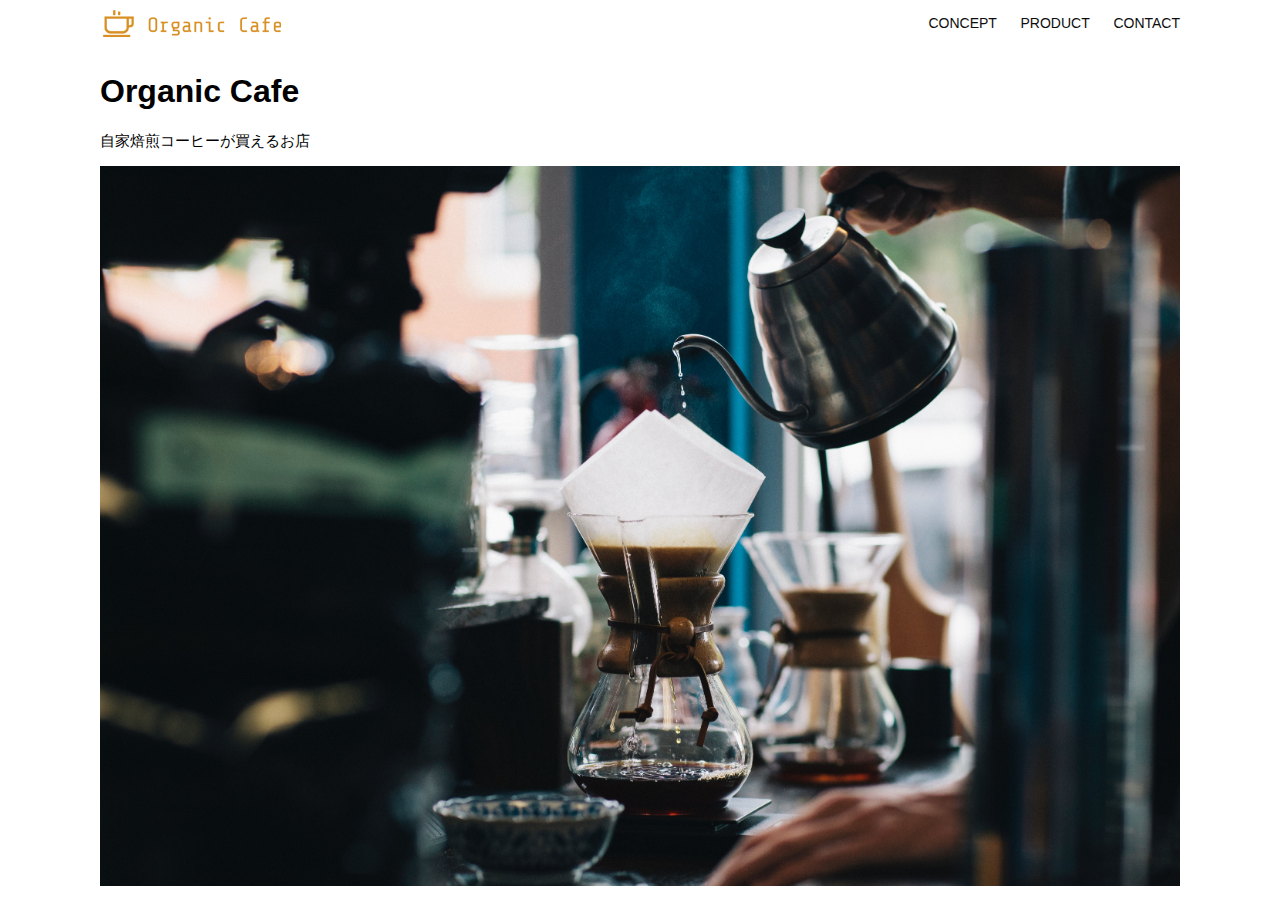
<file: kadai_013/index.html>
<!DOCTYPE html>
<html>
  <head>
    <title>Organic Cafe</title>
    <meta charset="UTF-8" />
    <meta name="description" content="自家焙煎のコーヒーがお家で楽しめるOrganic Cafe"/>
    <meta name="viewport" content="width=device-width, initial-scale=1.0" />
    <link rel="stylesheet" href="style.css" />
  </head>
  <body>
    <!-- ヘッダー -->
    <header>
      <!-- ロゴ -->
      <a href="index.html" id="logo"><img src="images/logo.png" alt="トップページに戻る"/></a>

      <!-- PC用ナビゲーション -->
      <nav id="nav-pc">
        <a href="index.html#concept">CONCEPT</a>
        <a href="index.html#product">PRODUCT</a>
        <a href="index.html#contact">CONTACT</a>
      </nav>
      <!-- スマートフォン用 -->
      <img id="menu-sp" src="images/button-menu.png" alt="ナビゲーションを開く" onclick="document.getElementById('nav-sp').style.display = 'block'">
      <nav id="nav-sp">
        <img id="close" src="images/button-close.png" alt="ナビゲーションを閉じる" onclick="document.getElementById('nav-sp').style.display = 'none'">
        <a id="logo-sp" href="index.html" onclick="document.getElementById('nav-sp').style.display = 'none'"><img src="images/logo-sp.png" alt="トップページに戻る"></a>
        <a class="menu" href="index.html#concept" onclick="document.getElementById('nav-sp').style.display = 'none'">CONCEPT</a>
        <a class="menu" href="index.html#product" onclick="document.getElementById('nav-sp').style.display = 'none'">PRODUCT</a>
        <a class="menu" href="index.html#contact" onclick="document.getElementById('nav-sp').style.display = 'none'">CONTACT</a>
      </nav>
    </header>

    <main>
      <article>
        <!-- メインビジュアル -->
        <section id="main-visual">
          <div id="main-message">
            <h1>Organic Cafe</h1>
            <p>自家焙煎コーヒーが買えるお店</p>
          </div>
          <img src="images/main-image.jpg" alt="コーヒーをハンドドリップで淹れる画像"/>
        </section>
      </article>
    </main>
  </body>
</html>
</file>
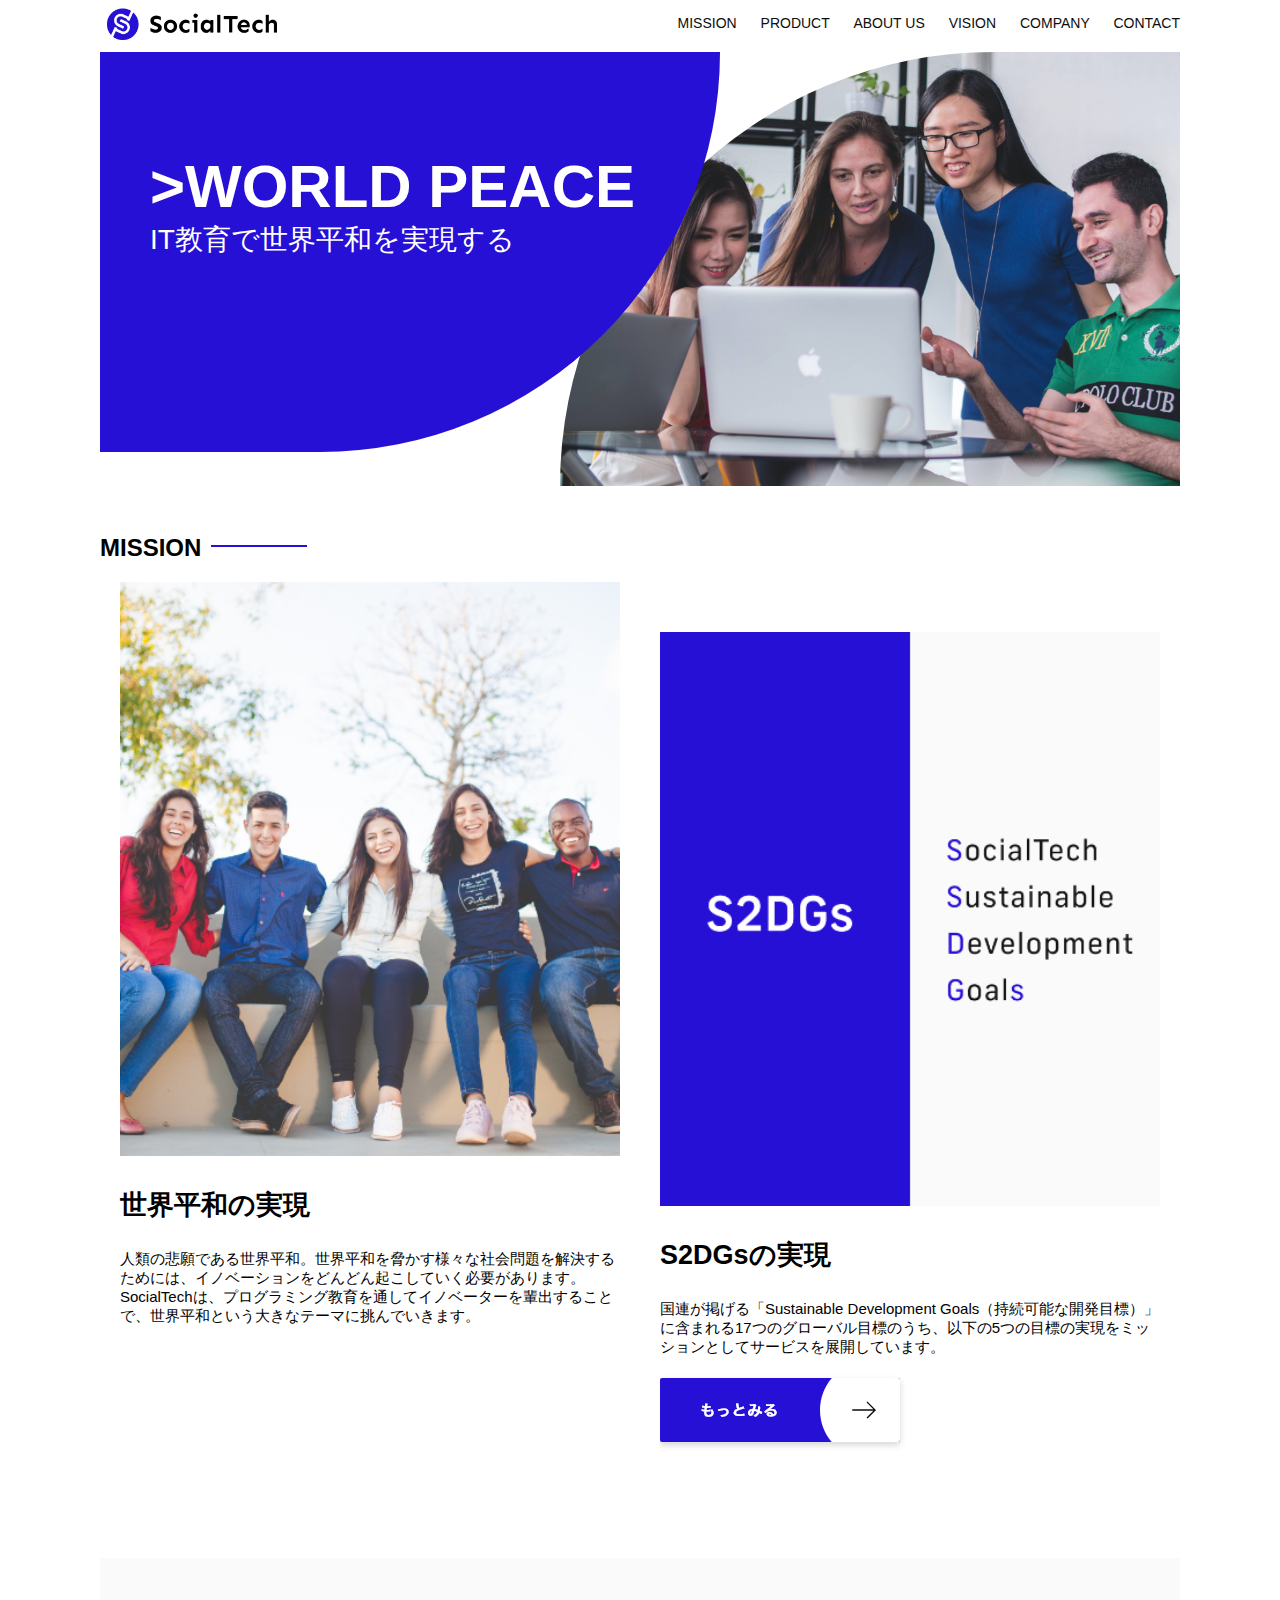
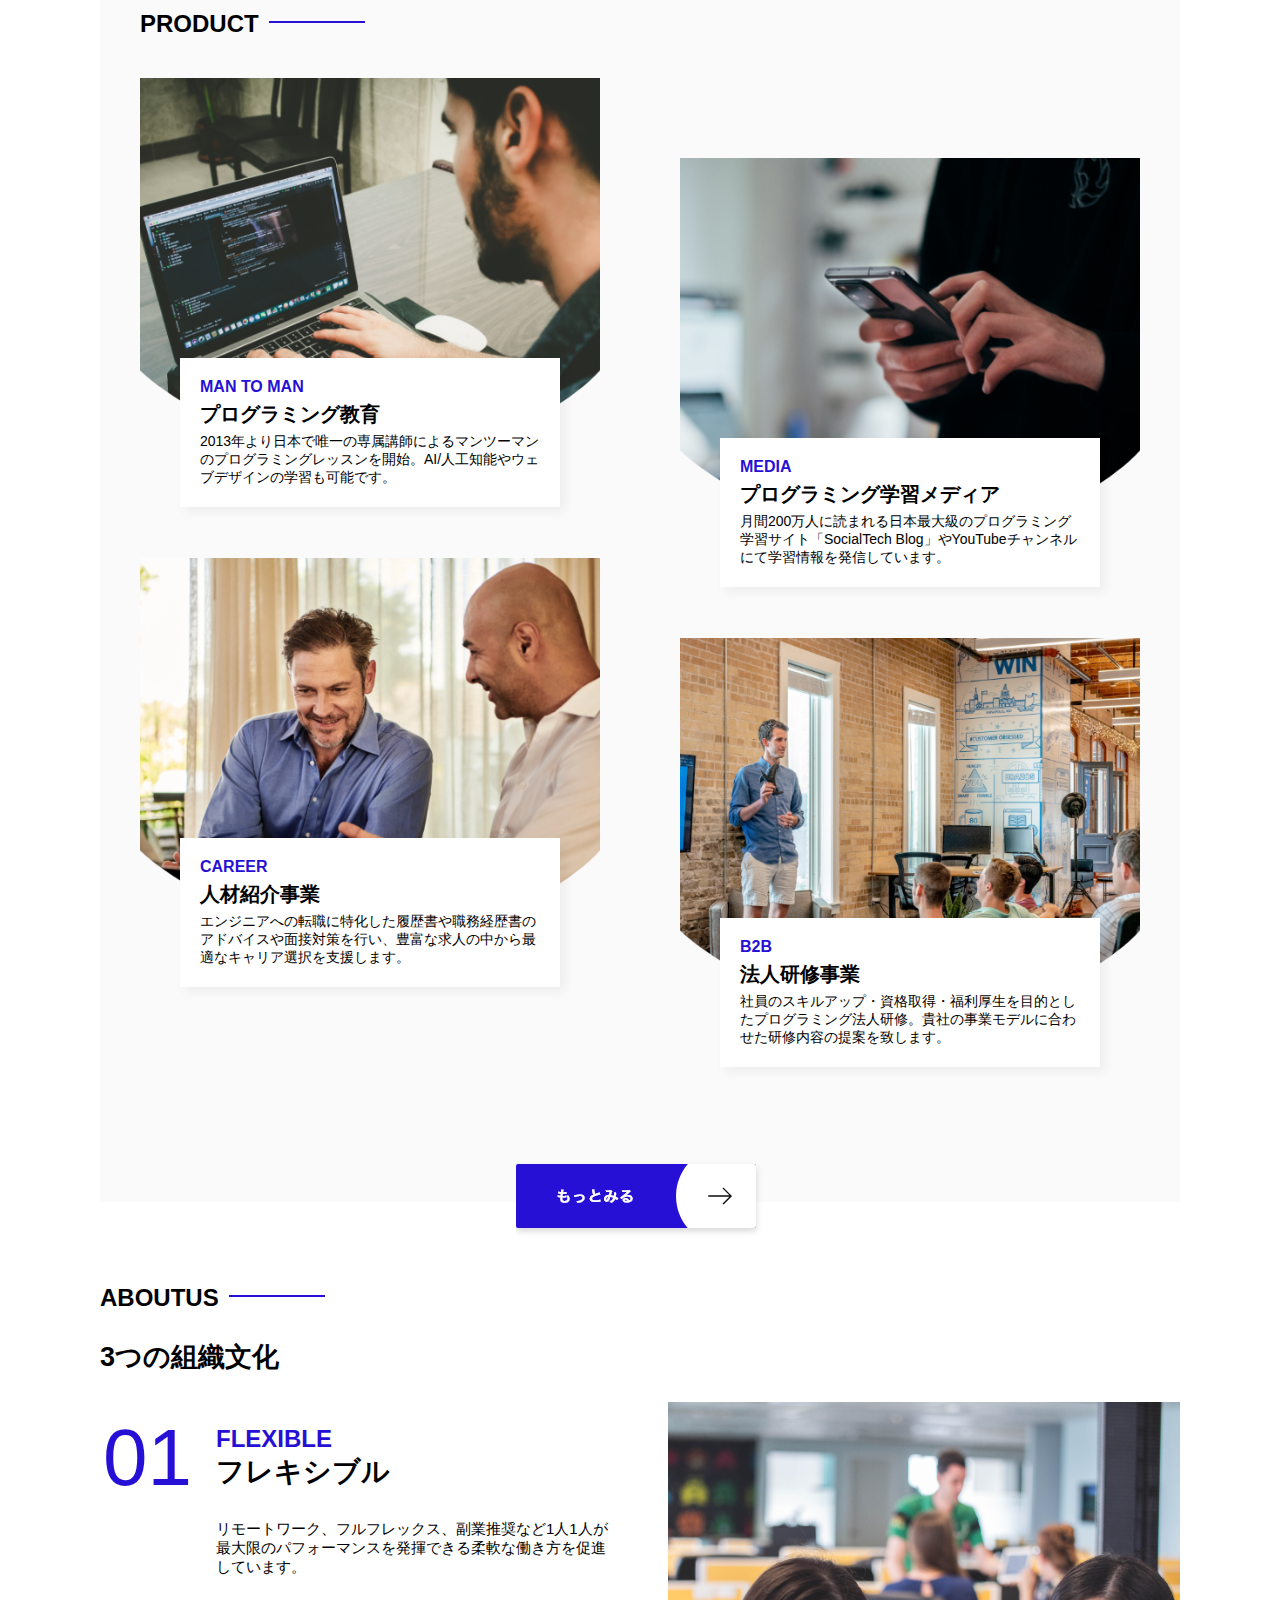
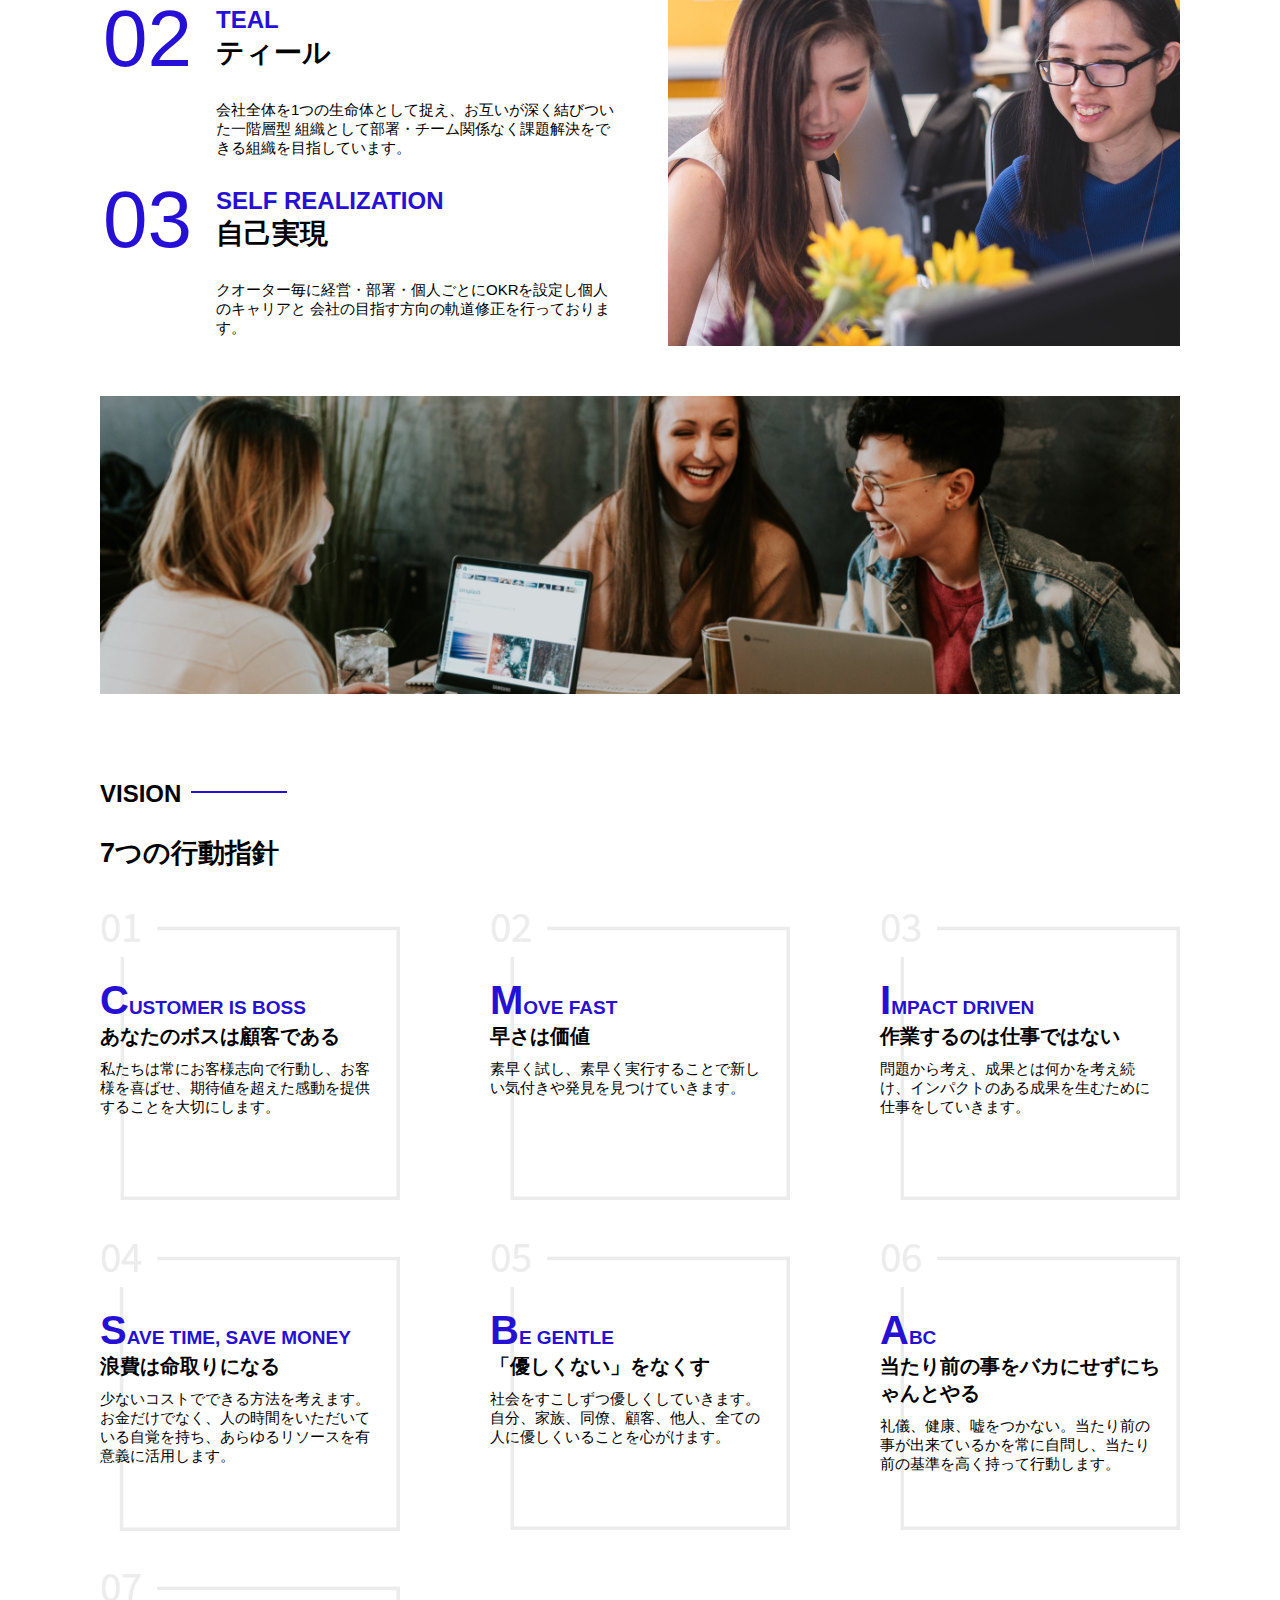
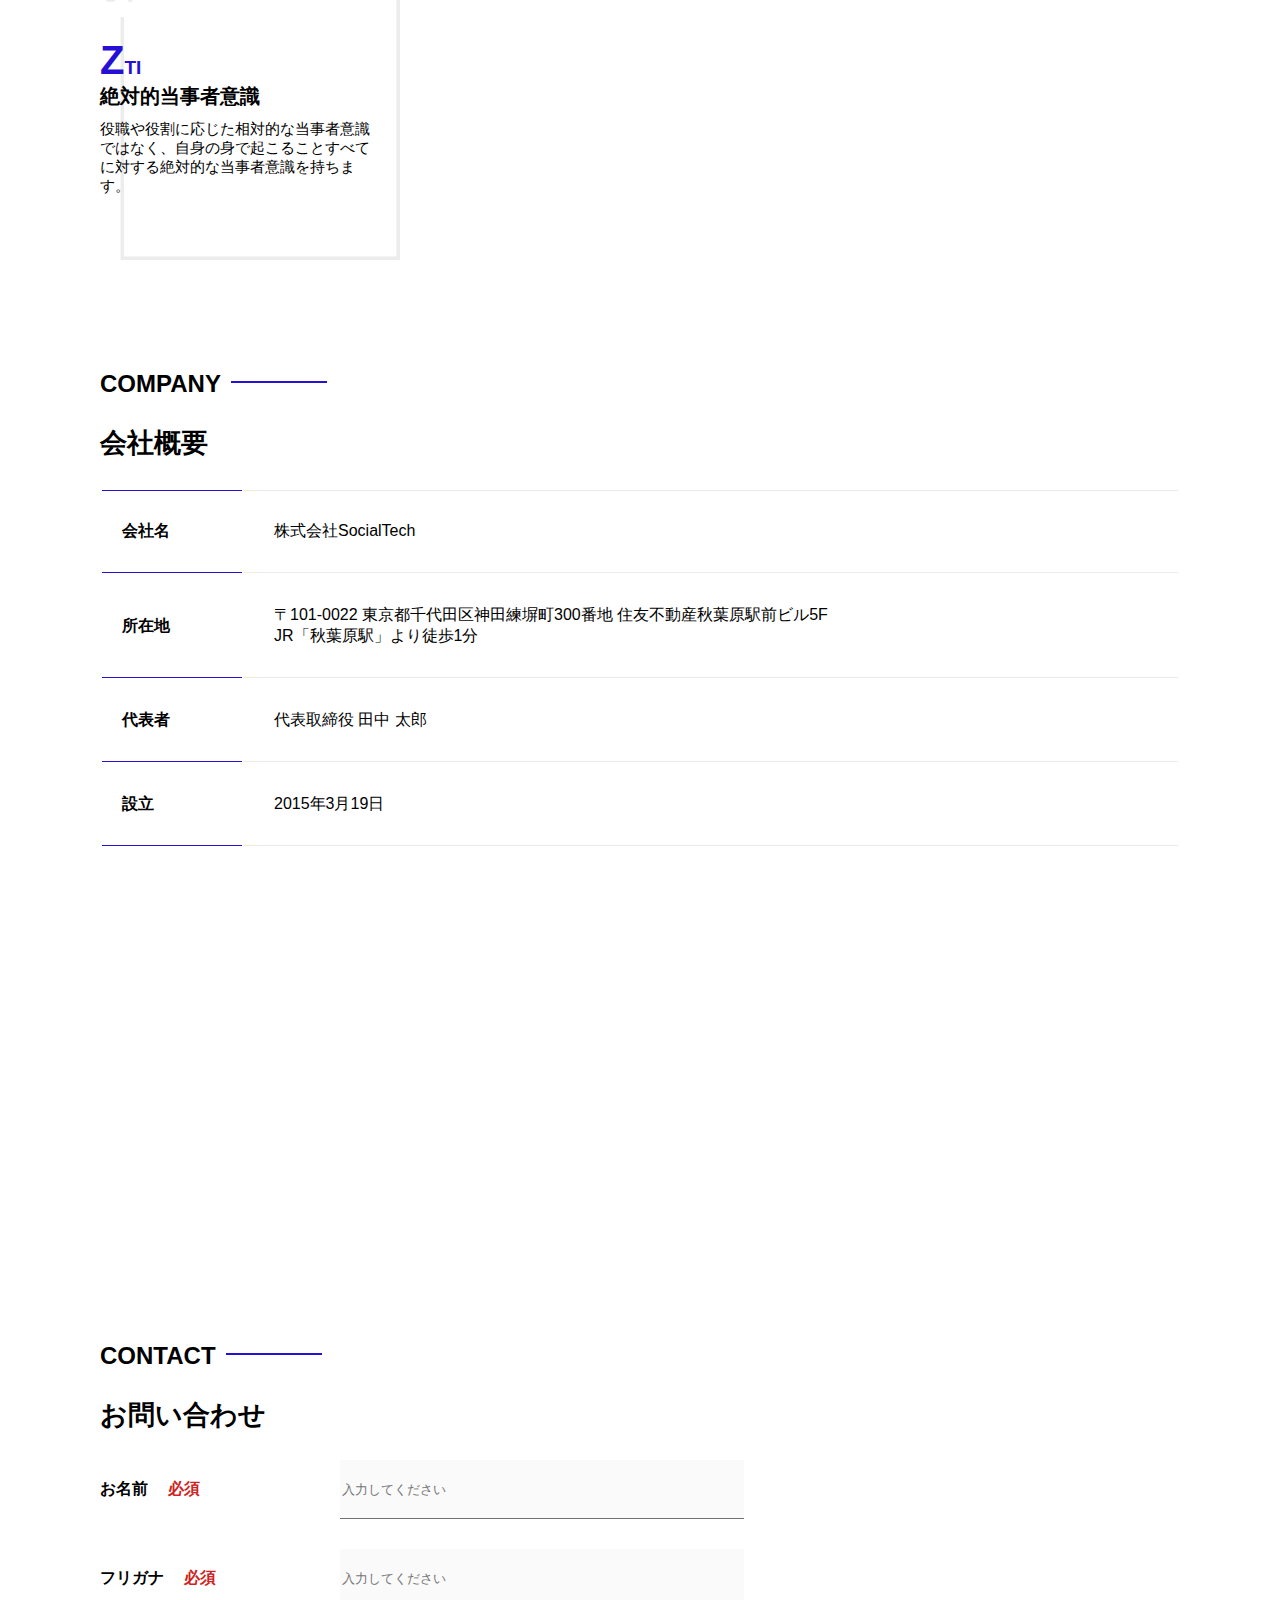
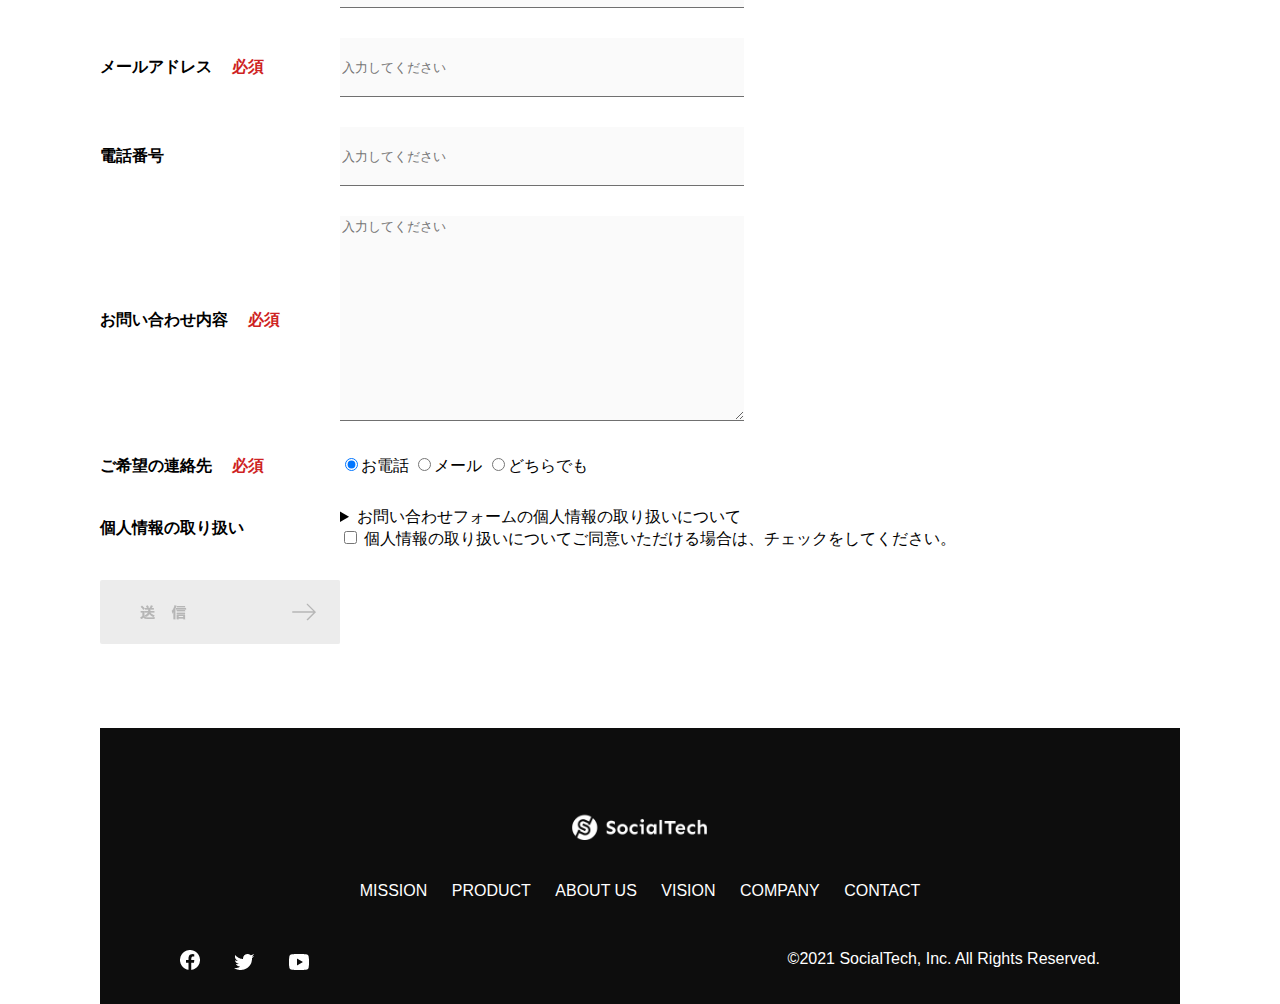
<file: kadai_tutorial_output/index.html>
<!DOCTYPE html>
<html>
    <head>
        <title>SocialTech</title>
        <meta charset="utf-8">
        <meta name="description" content="SocialTechはEdTech業界のリーディングカンパニーを目指します。">
        <meta name="viewport" content="width=device-width, initial-scale=1.0">
        <link rel="stylesheet" href="style.css">
    </head>
    <body>
        <!-- ヘッダー -->
        <header>
            <!-- ロゴ -->
            <a href="index.html" id="logo"><img src="images/logo.png" alt="トップページに戻る"></a> 

            <!-- PC用ナビゲーション -->
              <nav id="nav-pc">
                <a href="mission.html">MISSION</a>
                <a href="product.html">PRODUCT</a>
                <a href="index.html#aboutus">ABOUT US</a>
                <a href="index.html#vision">VISION</a>
                <a href="index.html#company">COMPANY</a>
                <a href="index.html#contact">CONTACT</a>
                </nav>

              <!-- スマホ用メニューボタン -->
              <img id="menu-sp" src="images/button-menu.png" alt="ナビゲーションを開く" onclick="document.getElementById('nav-sp').style.display = 'block'">  

              <!-- スマホ用ナビゲーション -->
              <nav id="nav-sp">
                <img id="close" src="images/button-close.png" alt="ナビゲーションを閉じる" onclick="document.getElementById('nav-sp').style.display = 'none'">
                <a id="logo-sp" href="index.html" onclick="document.getElementById('nav-sp').style.display = 'none'"><img src="images/logo-sp.png" alt="トップページに戻る"></a>
                <a class="menu" href="mission.html" onclick="document.getElementById('nav-sp').style.display = 'none'">MISSION</a>
                <a class="menu" href="product.html" onclick="document.getElementById('nav-sp').style.display = 'none'">PRODUCT</a>
                <a class="menu" href="index.html#aboutus" onclick="document.getElementById('nav-sp').style.display = 'none'">ABOUTUS</a>
                <a class="menu" href="index.html#vision" onclick="document.getElementById('nav-sp').style.display = 'none'">VISION</a>
                <a class="menu" href="index.html#company" onclick="document.getElementById('nav-sp').style.display = 'none'">COMPANY</a>
                <a class="menu" href="index.html#contact" onclick="document.getElementById('nav-sp').style.display = 'none'">CONTACT</a>
                <div id="sns">
                  <a href="https://www.facebook.com/sejuku2013"><img src="images/button-facebook.png" alt="Facebookのリンク"></a>
                  <a href="https://twitter.com/samuraijuku"><img src="images/button-twitter.png" alt="Twitterのリンク"></a>
                  <a href="https://www.youtube.com/channel/UCCFOQO5aDK0xXam4cUQXT8g"><img src="images/button-youtube.png" alt="YouTubeのリンク"></a>
                </div>
              </nav>
        </header>
        <main>
            <article>
                <!-- メインビジュアル -->
                <section id="main-visual">
                    <div id="main-message">
                        <h1>>WORLD PEACE</h1>
                        <p>IT教育で世界平和を実現する</p>
                    </div>
                    <img src="images/index/index-main.png" alt="PCの周りに集まる多国籍の仲間たち">
                </section>
           
            <!-- ミッション -->
              <section id="mission">
                <h2 class="index-h2">MISSION</h2>
                <div id="mission-flex">
                    <div>
                        <img id="mission-photo" src="images/index/index-mission.png" alt="屋外のベンチで写真を撮影する多国籍の仲間たち">
                        <h3>世界平和の実現</h3>
                        <p>
                            人類の悲願である世界平和。世界平和を脅かす様々な社会問題を解決するためには、イノベーションをどんどん起こしていく必要があります。SocialTechは、プログラミング教育を通してイノベーターを輩出することで、世界平和という大きなテーマに挑んでいきます。
                        </p>
                    </div>
                    <div>
                        <img id="s2dgs" src="images/index/s2dgs.png" alt="S2DGs">
                        <h3>S2DGsの実現</h3>
                        <p>国連が掲げる「Sustainable Development Goals（持続可能な開発目標）」に含まれる17つのグローバル目標のうち、以下の5つの目標の実現をミッションとしてサービスを展開しています。</p>
                        <a href="mission.html">
                            <img src="images/button-more.png" alt="もっとみる">
                        </a>
                    </div>
                </div>
              </section>
             <!-- プロダクト -->
              <section id="product">
                <h2 class="index-h2">PRODUCT</h2>
                <div>
                    <div id="product-left">
                        <div>
                        <img class="product-photo" src="images/index/index-mantoman.png" alt="PCでコードを書く男性">
                        <div class="product-explain">
                            <span>MAN TO MAN</span>
                            <h3>プログラミング教育</h3>
                            <p>2013年より日本で唯一の専属講師によるマンツーマンのプログラミングレッスンを開始。AI/人工知能やウェブデザインの学習も可能です。</p>
                        </div>
                    </div>
                        <div>
                        <img class="product-photo" src="images/index/index-career.png" alt="笑顔で話し合う2人の男性">
                        <div class="product-explain">
                            <span>CAREER</span>
                            <h3>人材紹介事業</h3>
                            <p>エンジニアへの転職に特化した履歴書や職務経歴書のアドバイスや面接対策を行い、豊富な求人の中から最適なキャリア選択を支援します。</p>
                        </div>
                        </div>
                    </div>
                    <div id="product-right">
                        <div>
                        <img class="product-photo" src="images/index/index-media.png" alt="スマートフォンを操作する人">
                        <div class="product-explain">
                            <span>MEDIA</span>
                            <h3>プログラミング学習メディア</h3>
                            <p>月間200万人に読まれる日本最大級のプログラミング学習サイト「SocialTech Blog」やYouTubeチャンネルにて学習情報を発信しています。</p>
                        </div>
                        </div>
                        <div>
                        <img class="product-photo" src="images/index/index-b2b.png" alt="講演中の男性とそれを聴く人々">
                        <div class="product-explain">
                            <span>B2B</span>
                            <h3>法人研修事業</h3>
                            <p>社員のスキルアップ・資格取得・福利厚生を目的としたプログラミング法人研修。貴社の事業モデルに合わせた研修内容の提案を致します。</p>
                        </div>
                        </div>
                    </div>
                </div>
                <div>
                    <a id="product-more" href="product.html">
                    <img src="images/button-more.png" alt="もっとみる">
                    </a>
                </div>
              </section>
              <section id="aboutus">
                <h2 class="index-h2">ABOUTUS</h2>
                <h3>3つの組織文化</h3>
                <div>
                    <table class="culture-table">
                        <tr>
                          <td>
                            <span class="culture-num">01</span>
                          </td>
                          <td>
                            <span class="culture-en">FLEXIBLE</span>
                            <span class="culture-jp">フレキシブル</span>
                          </td>
                        </tr>
                        <tr>
                          <td>
                            <!--空のセル-->
                          </td>
                          <td>
                            <p class="culture-description">
                              リモートワーク、フルフレックス、副業推奨など1人1人が最大限のパフォーマンスを発揮できる柔軟な働き方を促進しています。
                            </p>
                          </td>
                        </tr>
                        <tr>
                          <td>
                            <span class="culture-num">02</span>
                          </td>
                          <td>
                            <span class="culture-en">TEAL</span>
                            <span class="culture-jp">ティール</span>
                          </td>
                        </tr>
                        <tr>
                          <td>
                            <!--空のセル-->
                          </td>
                          <td>
                            <p class="culture-description">
                              会社全体を1つの生命体として捉え、お互いが深く結びついた一階層型
                              組織として部署・チーム関係なく課題解決をできる組織を目指しています。
                            </p>
                          </td>
                        </tr>
                        <tr>
                          <td>
                            <span class="culture-num">03</span>
                          </td>
                          <td>
                            <span class="culture-en">SELF REALIZATION</span>
                            <span class="culture-jp">自己実現</span>
                          </td>
                        </tr>
                        <tr>
                          <td>
                            <!--空のセル-->
                          </td>
                          <td>
                            <p class="culture-description">
                              クオーター毎に経営・部署・個人ごとにOKRを設定し個人のキャリアと
                              会社の目指す方向の軌道修正を行っております。
                            </p>
                          </td>
                        </tr>
                      </table>
                      <img class="culture-img" src="images/index/index-aboutus1.png" alt="笑顔で話し合う2人の女性">
                </div>
                <img class="culture-img2" src="images/index/index-aboutus2.png" alt="笑顔で話し合う3人の男女">
              </section>
            <!-- VISION -->
              <section id="vision">
                <h2 class="index-h2">VISION</h2>
                <h3>7つの行動指針</h3>
                <div>
                    <div class="vision-box">
                    <img src="images/index/vision-01.png" alt="01">
                    <span>
                        <h4>CUSTOMER IS BOSS</h4>
                        <h5>あなたのボスは顧客である</h5>
                        <p>私たちは常にお客様志向で行動し、お客様を喜ばせ、期待値を超えた感動を提供することを大切にします。</p>
                    </span>
                    </div>
                    <div class="vision-box">
                        <img src="images/index/vision-02.png" alt="02">
                        <span>
                          <h4>MOVE FAST</h4>
                          <h5>早さは価値</h5>
                          <p>素早く試し、素早く実行することで新しい気付きや発見を見つけていきます。</p>
                        </span>
                    </div>
                    <div class="vision-box">
                        <img src="images/index/vision-03.png" alt="03">
                        <span>
                          <h4>IMPACT DRIVEN</h4>
                          <h5>作業するのは仕事ではない</h5>
                          <p>問題から考え、成果とは何かを考え続け、インパクトのある成果を生むために仕事をしていきます。</p>
                        </span>
                    </div>
                    <div class="vision-box">
                        <img src="images/index/vision-04.png" alt="04">
                        <span>
                          <h4>SAVE TIME, SAVE MONEY</h4>
                          <h5>浪費は命取りになる</h5>
                          <p>少ないコストでできる方法を考えます。お金だけでなく、人の時間をいただいている自覚を持ち、あらゆるリソースを有意義に活用します。</p>
                        </span>
                    </div>
                    <div class="vision-box">
                        <img src="images/index/vision-05.png" alt="05">
                        <span>
                          <h4>BE GENTLE</h4>
                          <h5>「優しくない」をなくす</h5>
                          <p>社会をすこしずつ優しくしていきます。自分、家族、同僚、顧客、他人、全ての人に優しくいることを心がけます。</p>
                        </span>
                    </div>
                    <div class="vision-box">
                        <img src="images/index/vision-06.png" alt="06">
                        <span>
                          <h4>ABC</h4>
                          <h5>当たり前の事をバカにせずにちゃんとやる</h5>
                          <p>礼儀、健康、嘘をつかない。当たり前の事が出来ているかを常に自問し、当たり前の基準を高く持って行動します。</p>
                        </span>
                    </div>
                    <div class="vision-box">
                        <img src="images/index/vision-07.png" alt="07">
                        <span>
                          <h4>ZTI</h4>
                          <h5>絶対的当事者意識</h5>
                          <p>役職や役割に応じた相対的な当事者意識ではなく、自身の身で起こることすべてに対する絶対的な当事者意識を持ちます。</p>
                        </span>
                    </div>
                </div>
              </section>
             <!-- COMPANY -->
              <section id="company">
                <h2 class="index-h2">COMPANY</h2>
                <h3>会社概要</h3>
                <table id="company-table">
                    <tr>
                        <th class="tableheader-first">会社名</th>
                        <td class="cell-first">株式会社SocialTech</td>
                    </tr>
                    <tr>
                        <th class="tableheader">所在地</th>
                        <td class="cell">〒101-0022 東京都千代田区神田練塀町300番地 住友不動産秋葉原駅前ビル5F<br>JR「秋葉原駅」より徒歩1分</td>
                    </tr>
                    <tr>
                        <th class="tableheader">代表者</th>
                        <td class="cell">代表取締役 田中 太郎</td>
                    </tr>
                    <tr>
                        <th class="tableheader">設立</th>
                        <td class="cell">2015年3月19日</td>
                    </tr>
                </table>
                <iframe 
                    src="https://www.google.com/maps/embed?pb=!1m18!1m12!1m3!1d3240.0688551336802!2d139.772077676369!3d35.699923172581244!2m3!1f0!2f0!3f0!3m2!1i1024!2i768!4f13.1!3m3!1m2!1s0x60188fee13660e23%3A0x77137876edf742ac!2z5L2P5Y-L5LiN5YuV55Sj56eL6JGJ5Y6f6aeF5YmN44OT44Or!5e0!3m2!1sja!2sjp!4v1722998684968!5m2!1sja!2sjp" width="600" height="450" style="border:0;" allowfullscreen="" loading="lazy" referrerpolicy="no-referrer-when-downgrade"
                    style="border:0;" allowfullscreen="" loading="lazy"></iframe>
                </iframe>
              </section>
            <!-- お問い合わせフォーム -->
              <section id="contact">
                <h2 id="index-h2">CONTACT</h2>
                <h3>お問い合わせ</h3>
                <form>
                    <div>
                        <div class="contact-heading"> 
                            <label class="contact-label">お名前<span class="contact-span">必須</span></label>
                        </div>
                        <div>
                            <input type="text" name="name" placeholder="入力してください" class="contact-textbox">
                        </div>
                    </div>
                    <div>
                        <div class="contact-heading">
                          <label class="contact-label">フリガナ<span class="contact-span">必須</span></label>
                        </div>
                        <div>
                          <input type="text" name="hurigana" placeholder="入力してください" class="contact-textbox">
                        </div>
                    </div>
                    <div>
                        <div class="contact-heading">
                          <label class="contact-label">メールアドレス<span class="contact-span">必須</span></label>
                        </div>
                        <div>
                          <input type="text" name="email" placeholder="入力してください" class="contact-textbox">
                        </div>
                    </div>
                    <div>
                        <div class="contact-heading">
                          <label class="contact-label">電話番号</label>
                        </div>
                        <div>
                          <input type="text" name="tel" placeholder="入力してください" class="contact-textbox">
                        </div>
                    </div>
                    <div>
                        <div class="contact-heading">
                          <label class="contact-label">お問い合わせ内容<span class="contact-span">必須</span></label>
                        </div>
                        <div>
                          <textarea class="contact-textarea" placeholder="入力してください" name="message"></textarea>
                        </div>
                    </div>
                    <div>
                        <div class="contact-heading">
                          <label class="contact-label">ご希望の連絡先<span class="contact-span">必須</span></label>
                        </div>
                        <div>
                          <input class="radiobutton" type="radio" value="tel" name="contact" checked><label>お電話</label>
                          <input class="radiobutton" type="radio" value="mail" name="contact"><label>メール</label>
                          <input class="radiobutton" type="radio" value="both" name="contact"><label>どちらでも</label>
                        </div>
                    </div>
                    <div>
                        <div class="contact-heading">
                          <label class="contact-label">個人情報の取り扱い</label>
                        </div>
                        <div>
                            <details>
                                <summary>お問い合わせフォームの個人情報の取り扱いについて</summary>
                                <div>
                                <span>１．組織の名称又は氏名</span><br>
                                株式会社SocialTech<br><br>
                                <span>２．個人情報保護管理者（若しくはその代理人）の氏名又は職名、所属及び連絡先
                                  鈴木 一郎 コーポレート部</span><br>
                                メールアドレス：samurai@example.com<br>
                                TEL：03-1234-5678<br>
                                <span>３．個人情報の利用目的</span><br>
                                ・本サービス及び本サービスに関連する情報の提供又はそれらに関する連絡のため<br>
                                ・ユーザーの本人確認のため<br>
                                ・当社サービスのご案内のため<br>
                                ・当社の商品等の広告または宣伝（電子メールによるものを含むものとします。）<br><br>
                                <span>４．個人情報の取り扱い業務の委託</span><br>
                                個人情報の取扱業務の全部または一部を外部に業務委託する場合があります。<br>
                                その際、弊社は、個人情報を適切に保護できる管理体制を敷き実行していることを条件として<br>
                                委託先を厳選したうえで、機密保持契約を委託先と締結し、お客様の個人情報を厳密に管理させます。<br><br>
                                <span>５．個人情報の開示等の請求</span><br>
                                お客様は、弊社に対してご自身の個人情報の開示等（利用目的の通知、開示、内容の訂正・追加・削除、利用の停止または消去、第三者への提供の停止）に関して、当社問合わせ窓口に申し出ることができます。<br>
                                その際、弊社はお客様ご本人を確認させていただいたうえで、合理的な期間内に対応いたします。<br><br>
                                なお、個人情報に関する弊社問合わせ先は、次の通りです。<br><br>
                                株式会社SocialTech　個人情報問合せ窓口<br>
                                〒101-0022 東京都千代田区神田練塀町300番地 住友不動産秋葉原駅前ビル5F<br>
                                メールアドレス：samurai@example.com　TEL：03-1234-5678<br><br>
                                <span>６．個人情報を提供されることの任意性について</span><br><br>
                                お客様がご自身の個人情報を弊社に提供されるか否かは、お客様のご判断によりますが、もしご提供されない場合には、適切なサービスが提供できない場合がありますので予めご了承ください。
                                </div>
                            </details>
                            <input type="checkbox" name="agree">
                            <span>個人情報の取り扱いについてご同意いただける場合は、チェックをしてください。</span>
                        </div>
                        </div>
                        <input type="image" src="images/button-submit.png" alt="送信する">
                </form>
              </section>
            </article>
            <footer>
                <div id="footer-logo">
                    <img src="images/logo-sp.png" alt="SocialTech">
                </div>
                <div id="footer-link">
                    <a href="mission.html">MISSION</a>
                    <a href="product.html">PRODUCT</a>
                    <a href="index.html#aboutus">ABOUT US</a>
                    <a href="index.html#vision">VISION</a>
                    <a href="index.html#company">COMPANY</a>
                    <a href="index.html#contact">CONTACT</a>
                </div>
                <div id="sns-footer">
                    <a href="https://www.facebook.com/sejuku2013"><img src="images/button-facebook.png" alt="Facebookのリンク"></a>
                    <a href="https://twitter.com/samuraijuku"><img src="images/button-twitter.png" alt="Twitterのリンク"></a>
                    <a href="https://www.youtube.com/channel/UCCFOQO5aDK0xXam4cUQXT8g"><img src="images/button-youtube.png" alt="YouTubeのリンク"></a>
                    <span id="copyright">&copy;2021 SocialTech, Inc. All Rights Reserved. </span>
                </div>        
                </div>
            </footer>
        </main>

    </body>

</html>
</file>
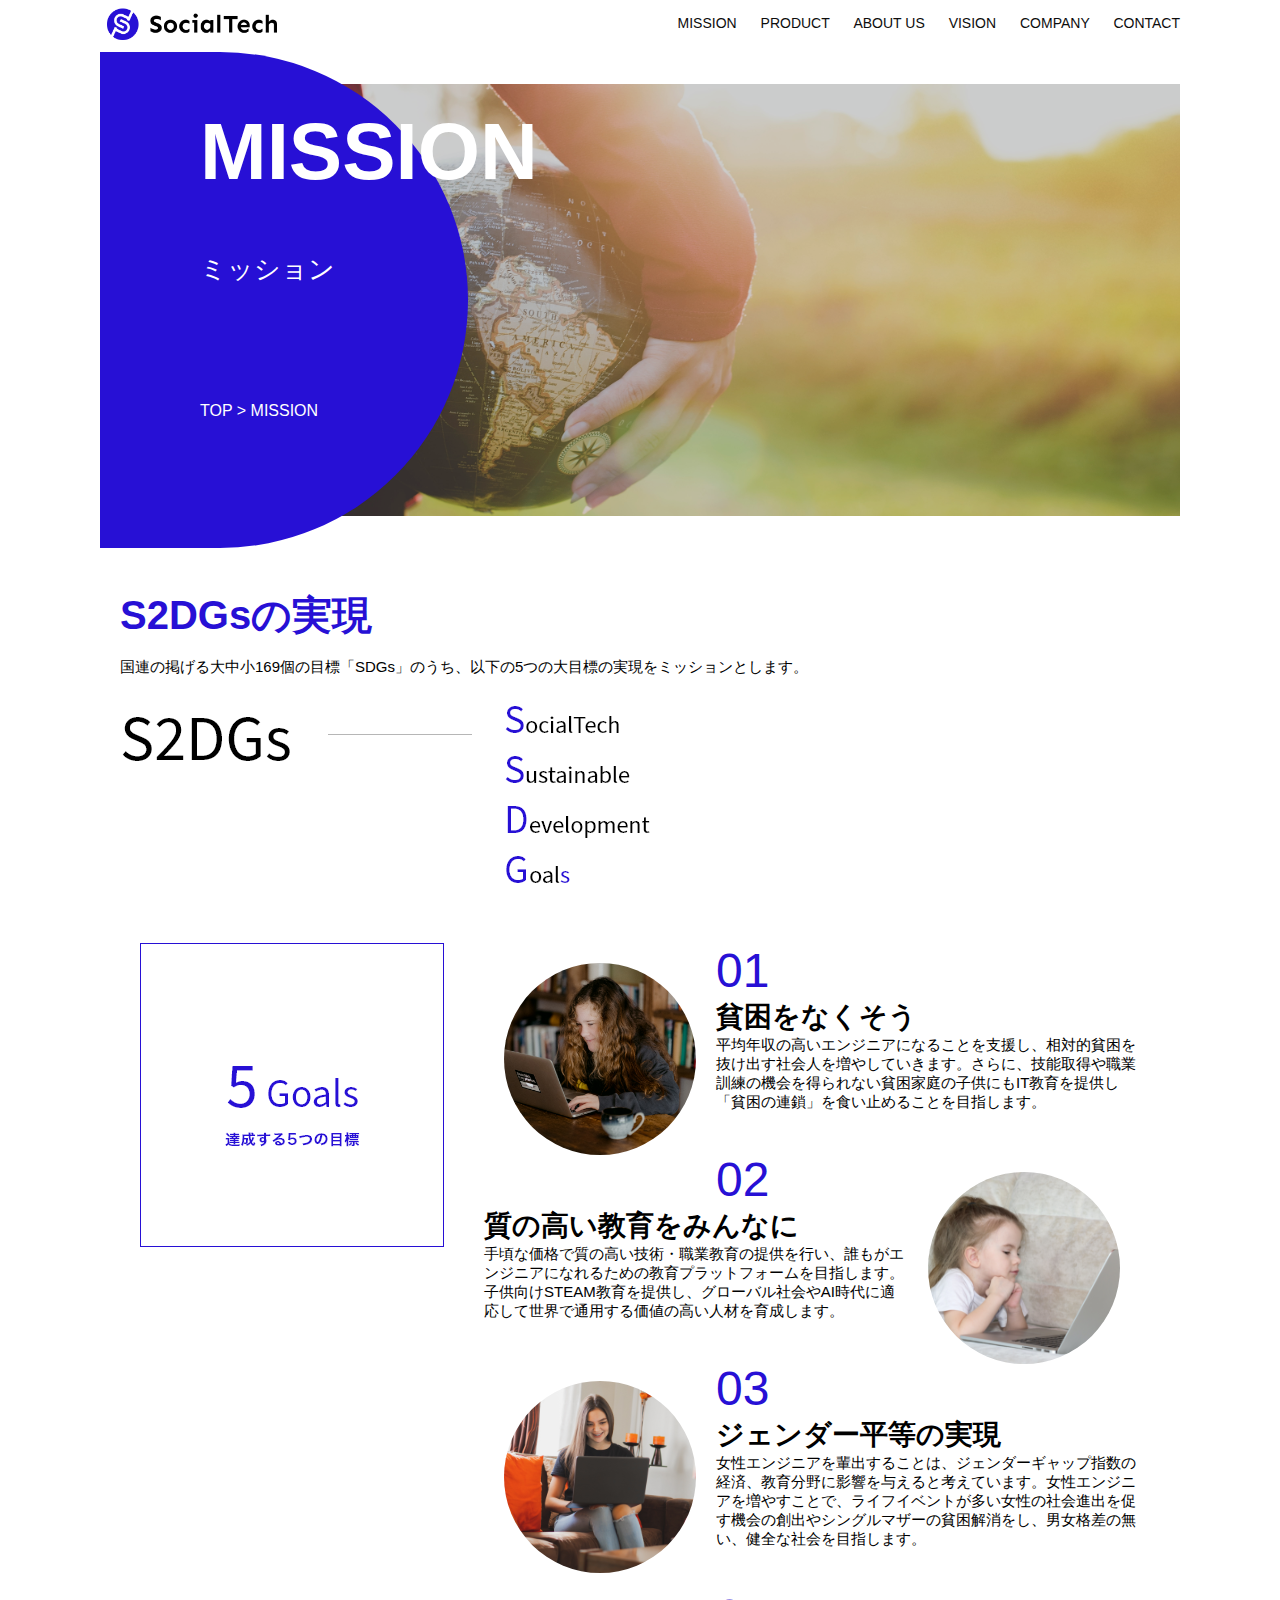
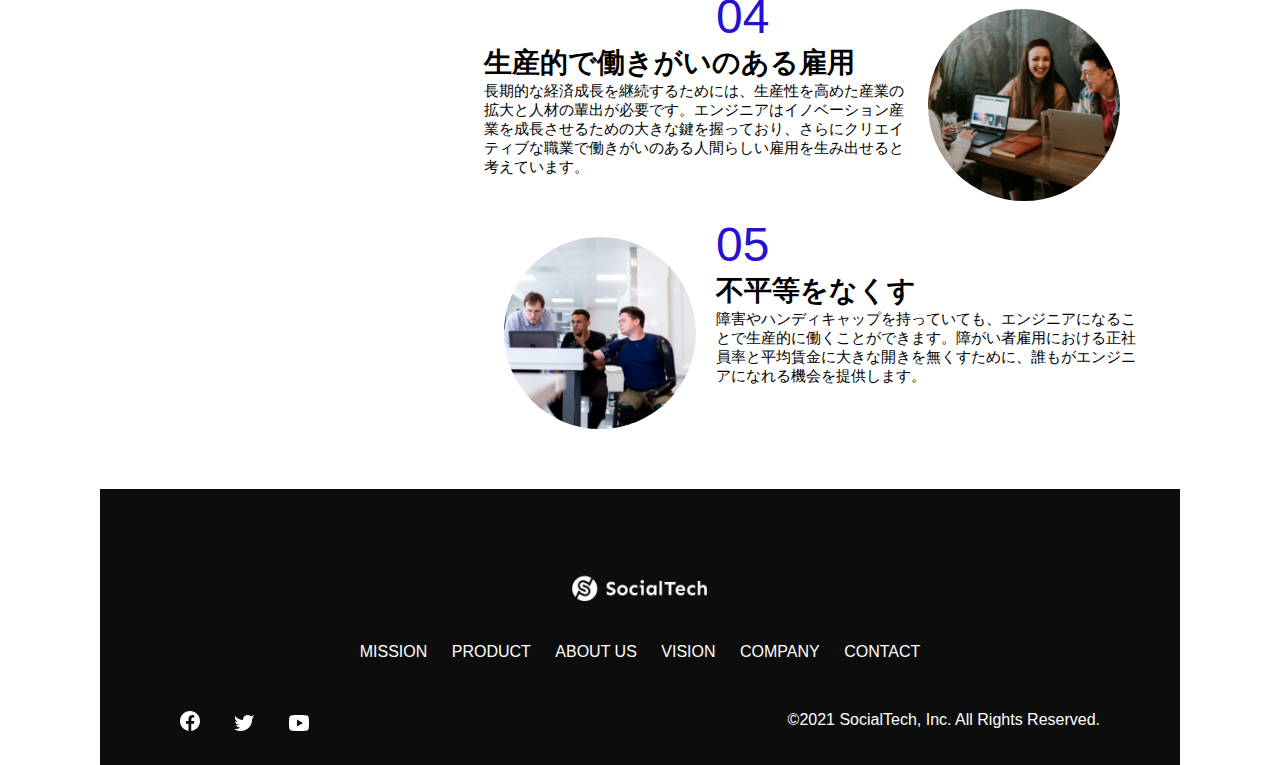
<file: kadai_tutorial_output/mission.html>
<!DOCTYPE html>
<html>
<head>
    <title>SocialTech - MISSION ミッション -</title>
    <meta charset="UTF-8">
    <meta name="description" content="SocialTechが目指す5つの目標（S2DGs）を紹介します">
    <meta name="viewport" content="width=device-width, initial-scale=1.0">
    <link rel="stylesheet" href="style.css">
</head>
 
<body>
    <!-- ヘッダー -->
    <header>
      <!-- ロゴ -->
      <a href="index.html" id="logo"><img src="images/logo.png" alt="トップページに戻る"></a>
  
      <!-- PC用ナビゲーション -->
      <nav id="nav-pc">
        <a href="mission.html">MISSION</a>
        <a href="product.html">PRODUCT</a>
        <a href="index.html#aboutus">ABOUT US</a>
        <a href="index.html#vision">VISION</a>
        <a href="index.html#company">COMPANY</a>
        <a href="index.html#contact">CONTACT</a>
      </nav>
  
      <!-- スマホ用メニューボタン -->
      <img id="menu-sp" src="images/button-menu.png" alt="ナビゲーションを開く" onclick="document.getElementById('nav-sp').style.display = 'block'">
  
      <!-- スマホ用ナビゲーション -->
      <nav id="nav-sp">
        <img id="close" src="images/button-close.png" alt="ナビゲーションを閉じる" onclick="document.getElementById('nav-sp').style.display = 'none'">
        <a id="logo-sp" href="index.html" onclick="document.getElementById('nav-sp').style.display = 'none'"><img
            src="images/logo-sp.png" alt="トップページに戻る"></a>
        <a class="menu" href="mission.html" onclick="document.getElementById('nav-sp').style.display = 'none'">MISSION</a>
        <a class="menu" href="product.html" onclick="document.getElementById('nav-sp').style.display = 'none'">PRODUCT</a>
        <a class="menu" href="index.html#aboutus" onclick="document.getElementById('nav-sp').style.display = 'none'">ABOUT
          US</a>
        <a class="menu" href="index.html#vision"
          onclick="document.getElementById('nav-sp').style.display = 'none'">VISION</a>
        <a class="menu" href="index.html#company"
          onclick="document.getElementById('nav-sp').style.display = 'none'">COMPANY</a>
        <a class="menu" href="index.html#contact"
          onclick="document.getElementById('nav-sp').style.display = 'none'">CONTACT</a>
        <div id="sns">
          <a href="https://www.facebook.com/sejuku2013"><img src="images/button-facebook.png" alt="Facebookのリンク"></a>
          <a href="https://twitter.com/samuraijuku"><img src="images/button-twitter.png" alt="Twitterのリンク"></a>
          <a href="https://www.youtube.com/channel/UCCFOQO5aDK0xXam4cUQXT8g"><img src="images/button-youtube.png" alt="YouTubeのリンク"></a>
        </div>
      </nav>
    </header>
    <main>
        <article>
            <section id="mission-main">
                <div id="mission-title">
                    <h1>MISSION</h1>
                    <span>ミッション</span>
                    <div>TOP > MISSION</div>
                </div>
            </section>
            <section id="mission-s2dgs">
                <h2 class="mission-h2">S2DGsの実現</h2>
                <p>国連の掲げる大中小169個の目標「SDGs」のうち、以下の5つの大目標の実現をミッションとします。</p>
                <img src="images/mission/mission-s2dgs.png" alt="S2DGs">
            </section>
            <section id="mission-5goals">
                <div>
                    <img id="s2dgs-image" src="images/mission/mission-5goals.png" alt="5Goals">
                </div>
                <div>
                    <div>
                      <img class="fivegoals-image-left" src="images/mission/mission-5goals01.png" alt="PCを操作する女の子">
                      <span class="fivegoals-number">01</span>
                      <h3 class="fivegoals-h3">貧困をなくそう</h3>
                      <p class="fivegoals-p">
                        平均年収の高いエンジニアになることを支援し、相対的貧困を抜け出す社会人を増やしていきます。さらに、技能取得や職業訓練の機会を得られない貧困家庭の子供にもIT教育を提供し「貧困の連鎖」を食い止めることを目指します。
                      </p>
                    </div>
                    <div>
                        <img class="fivegoals-image-right" src="images/mission/mission-5goals02.png" alt="PCを見つめる小さい女の子">
                        <span class="fivegoals-number">02</span>
                        <h3 class="fivegoals-h3">質の高い教育をみんなに</h3>
                        <p class="fivegoals-p">
                          手頃な価格で質の高い技術・職業教育の提供を行い、誰もがエンジニアになれるための教育プラットフォームを目指します。子供向けSTEAM教育を提供し、グローバル社会やAI時代に適応して世界で通用する価値の高い人材を育成します。
                        </p>
                    </div>
              
                    <div>
                        <img class="fivegoals-image-left" src="images/mission/mission-5goals03.png" alt="PCを操作する女性">
                        <span class="fivegoals-number">03</span>
                        <h3 class="fivegoals-h3">ジェンダー平等の実現</h3>
                        <p class="fivegoals-p">
                          女性エンジニアを輩出することは、ジェンダーギャップ指数の経済、教育分野に影響を与えると考えています。女性エンジニアを増やすことで、ライフイベントが多い女性の社会進出を促す機会の創出やシングルマザーの貧困解消をし、男女格差の無い、健全な社会を目指します。
                        </p>
                    </div>
              
                    <div>
                        <img class="fivegoals-image-right" src="images/mission/mission-5goals04.png" alt="笑顔で話し合う3人の男女">
                        <span class="fivegoals-number">04</span>
                        <h3 class="fivegoals-h3">生産的で働きがいのある雇用</h3>
                        <p class="fivegoals-p">
                          長期的な経済成長を継続するためには、生産性を高めた産業の拡大と人材の輩出が必要です。エンジニアはイノベーション産業を成長させるための大きな鍵を握っており、さらにクリエイティブな職業で働きがいのある人間らしい雇用を生み出せると考えています。
                        </p>
                    </div>
              
                    <div>
                        <img class="fivegoals-image-left" src="images/mission/mission-5goals05.png" alt="障害を持つ男性が生き生きと働く様子">
                        <span class="fivegoals-number">05</span>
                        <h3 class="fivegoals-h3">不平等をなくす</h3>
                        <p class="fivegoals-p">
                          障害やハンディキャップを持っていても、エンジニアになることで生産的に働くことができます。障がい者雇用における正社員率と平均賃金に大きな開きを無くすために、誰もがエンジニアになれる機会を提供します。
                        </p>
                    </div>
                </div>
            </section>
        </article>
        <footer>
        <div id="footer-logo">
          <img src="images/logo-sp.png" alt="SocialTech">
        </div>
        <div id="footer-link">
          <a href="mission.html">MISSION</a>
          <a href="product.html">PRODUCT</a>
          <a href="index.html#aboutus">ABOUT US</a>
          <a href="index.html#vision">VISION</a>
          <a href="index.html#company">COMPANY</a>
          <a href="index.html#contact">CONTACT</a>
        </div>
        <div id="sns-footer">
          <a href="https://www.facebook.com/sejuku2013"><img src="images/button-facebook.png" alt="Facebookのリンク"></a>
          <a href="https://twitter.com/samuraijuku"><img src="images/button-twitter.png" alt="Twitterのリンク"></a>
          <a href="https://www.youtube.com/channel/UCCFOQO5aDK0xXam4cUQXT8g"><img src="images/button-youtube.png" alt="YouTubeのリンク"></a>
          <span id="copyright">&copy;2021 SocialTech, Inc. All Rights Reserved. </span>
        </div>
      </footer>
    </main>
</body>
 
</html>
</file>
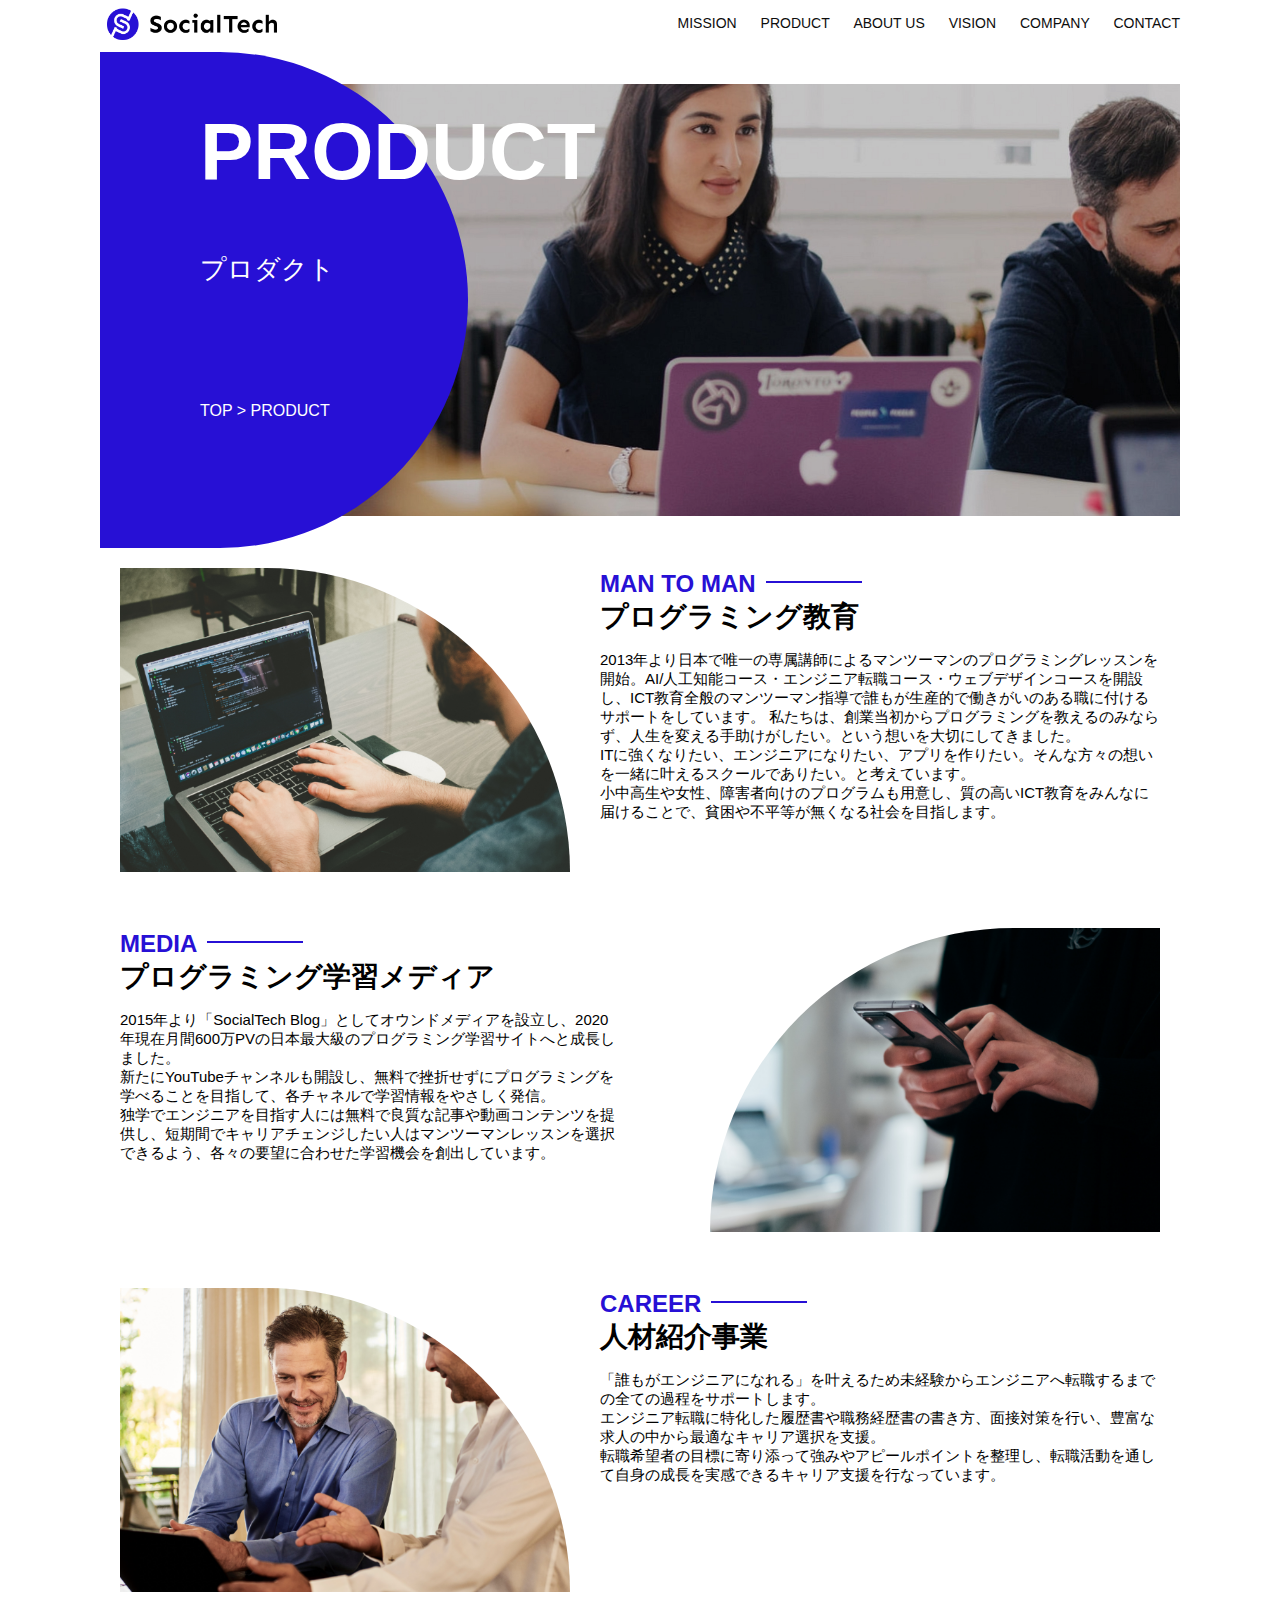
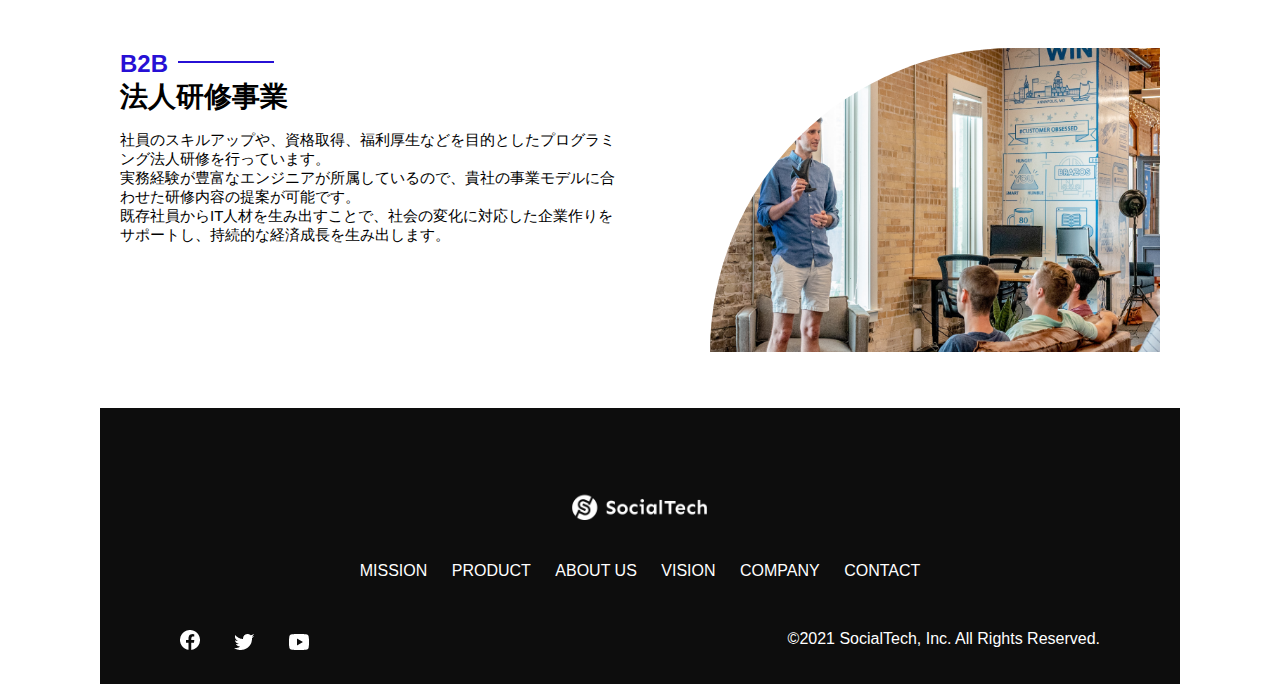
<file: kadai_tutorial_output/product.html>
<!DOCTYPE html>
  <html>
  <head>
    <title>SocialTech -PRODUCT プロダクト-</title>
    <meta charset="UTF-8">
    <meta name="description" content="SocialTechの4つのプロダクトを紹介します">
    <meta name="viewport" content="width=device-width, initial-scale=1.0">
    <link rel="stylesheet" href="style.css">
  </head>
  
  <body>
    <!-- ヘッダー -->
    <header>
      <!-- ロゴ -->
      <a href="index.html" id="logo"><img src="images/logo.png" alt="トップページに戻る"></a>
  
      <!-- PC用ナビゲーション -->
      <nav id="nav-pc">
        <a href="mission.html">MISSION</a>
        <a href="product.html">PRODUCT</a>
        <a href="index.html#aboutus">ABOUT US</a>
        <a href="index.html#vision">VISION</a>
        <a href="index.html#company">COMPANY</a>
        <a href="index.html#contact">CONTACT</a>
      </nav>
  
      <!-- スマホ用メニューボタン -->
      <img id="menu-sp" src="images/button-menu.png" alt="ナビゲーションを開く" onclick="document.getElementById('nav-sp').style.display = 'block'">
  
      <!-- スマホ用ナビゲーション -->
      <nav id="nav-sp">
        <img id="close" src="images/button-close.png" alt="ナビゲーションを閉じる" onclick="document.getElementById('nav-sp').style.display = 'none'">
        <a id="logo-sp" href="index.html" onclick="document.getElementById('nav-sp').style.display = 'none'"><img
            src="images/logo-sp.png" alt="トップページに戻る"></a>
        <a class="menu" href="mission.html" onclick="document.getElementById('nav-sp').style.display = 'none'">MISSION</a>
        <a class="menu" href="product.html" onclick="document.getElementById('nav-sp').style.display = 'none'">PRODUCT</a>
        <a class="menu" href="index.html#aboutus" onclick="document.getElementById('nav-sp').style.display = 'none'">ABOUT
          US</a>
        <a class="menu" href="index.html#vision"
          onclick="document.getElementById('nav-sp').style.display = 'none'">VISION</a>
        <a class="menu" href="index.html#company"
          onclick="document.getElementById('nav-sp').style.display = 'none'">COMPANY</a>
        <a class="menu" href="index.html#contact"
          onclick="document.getElementById('nav-sp').style.display = 'none'">CONTACT</a>
        <div id="sns">
          <a href="https://www.facebook.com/sejuku2013"><img src="images/button-facebook.png" alt="Facebookのリンク"></a>
          <a href="https://twitter.com/samuraijuku"><img src="images/button-twitter.png" alt="Twitterのリンク"></a>
          <a href="https://www.youtube.com/channel/UCCFOQO5aDK0xXam4cUQXT8g"><img src="images/button-youtube.png" alt="YouTubeのリンク"></a>
        </div>
      </nav>
    </header>
    <main>
      <article>
        <section id="product-main">
            <div id="product-title">
              <h1>PRODUCT</h1>
              <span>プロダクト</span>
              <div>TOP > PRODUCT</div>
            </div>
        </section>
        <section class="product-section1">
            <img src="images/product/product-mantoman.png" alt="PCでコードを書く男性">
            <div>
              <h2 class="product-h2">MAN TO MAN</h2>
              <h3 class="product-h3">プログラミング教育</h3>
              <p>
                2013年より日本で唯一の専属講師によるマンツーマンのプログラミングレッスンを開始。AI/人工知能コース・エンジニア転職コース・ウェブデザインコースを開設し、ICT教育全般のマンツーマン指導で誰もが生産的で働きがいのある職に付けるサポートをしています。
                私たちは、創業当初からプログラミングを教えるのみならず、人生を変える手助けがしたい。という想いを大切にしてきました。<br>ITに強くなりたい、エンジニアになりたい、アプリを作りたい。そんな方々の想いを一緒に叶えるスクールでありたい。と考えています。<br>小中高生や女性、障害者向けのプログラムも用意し、質の高いICT教育をみんなに届けることで、貧困や不平等が無くなる社会を目指します。
              </p>
            </div>
        </section>
        <section class="product-section2">
            <div>
              <h2 class="product-h2">MEDIA</h2>
              <h3 class="product-h3">プログラミング学習メディア</h3>
              <p>2015年より「SocialTech
                Blog」としてオウンドメディアを設立し、2020年現在月間600万PVの日本最大級のプログラミング学習サイトへと成長しました。<br>新たにYouTubeチャンネルも開設し、無料で挫折せずにプログラミングを学べることを目指して、各チャネルで学習情報をやさしく発信。<br>独学でエンジニアを目指す人には無料で良質な記事や動画コンテンツを提供し、短期間でキャリアチェンジしたい人はマンツーマンレッスンを選択できるよう、各々の要望に合わせた学習機会を創出しています。
              </p>
            </div>
            <img src="images/product/product-media.png" alt="スマートフォンを操作する人">
        </section>
        <section class="product-section1">
            <img src="images/product/product-career.png" alt="笑顔で話し合う2人の男性">
            <div>
              <h2 class="product-h2">CAREER</h2>
              <h3 class="product-h3">人材紹介事業</h3>
              <p>
                「誰もがエンジニアになれる」を叶えるため未経験からエンジニアへ転職するまでの全ての過程をサポートします。<br>エンジニア転職に特化した履歴書や職務経歴書の書き方、面接対策を行い、豊富な求人の中から最適なキャリア選択を支援。<br>転職希望者の目標に寄り添って強みやアピールポイントを整理し、転職活動を通して自身の成長を実感できるキャリア支援を行なっています。<br>
              </p>
            </div>
        </section>
        <section class="product-section2">
            <div>
              <h2 class="product-h2">B2B</h2>
              <h3 class="product-h3">法人研修事業</h3>
              <p>
                社員のスキルアップや、資格取得、福利厚生などを目的としたプログラミング法人研修を行っています。<br>実務経験が豊富なエンジニアが所属しているので、貴社の事業モデルに合わせた研修内容の提案が可能です。<br>既存社員からIT人材を生み出すことで、社会の変化に対応した企業作りをサポートし、持続的な経済成長を生み出します。
              </p>
            </div>
            <img src="images/product/product-b2b.png" alt="講演中の男性とそれを聴く人々">
        </section>
      </article>
      <footer>
        <div id="footer-logo">
          <img src="images/logo-sp.png" alt="SocialTech">
        </div>
        <div id="footer-link">
          <a href="mission.html">MISSION</a>
          <a href="product.html">PRODUCT</a>
          <a href="index.html#aboutus">ABOUT US</a>
          <a href="index.html#vision">VISION</a>
          <a href="index.html#company">COMPANY</a>
          <a href="index.html#contact">CONTACT</a>
        </div>
        <div id="sns-footer">
          <a href="https://www.facebook.com/sejuku2013"><img src="images/button-facebook.png" alt="Facebookのリンク"></a>
          <a href="https://twitter.com/samuraijuku"><img src="images/button-twitter.png" alt="Twitterのリンク"></a>
          <a href="https://www.youtube.com/channel/UCCFOQO5aDK0xXam4cUQXT8g"><img src="images/button-youtube.png" alt="YouTubeのリンク"></a>
          <span id="copyright">&copy;2021 SocialTech, Inc. All Rights Reserved. </span>
        </div>
      </footer>
    </main>
  </body>
  
  </html>
</file>
<file: kadai_013/style.css>
/* PC、スマホ共通スタイル */
body {
  font-family: "Source Sans Pro", "Hiragino Kaku Gothic ProN", Meiryo, Arial,
    sans-serif;
}

p {
  font-size: 15px;
}

#main-visual>img {
  width: 100%;
}

/*================
PC用のスタイル 
=================*/
@media screen and (min-width: 768px) {
  /* 横幅設定 */
  body {
    max-width: 1080px;
    min-width: 960px;
    margin: 0 auto 0 auto;
  }

  /* ヘッダー */
  header {
    display: flex;
    justify-content: space-between;
  }

  /* ナビゲーションのレイアウト */
  #nav-pc {
    text-align: right;
    font-size: 14px;
    padding-top: 15px;
  }

  /* ナビゲーションのリンクの装飾設定 */
  #nav-pc>a {
    text-decoration: none;
    margin-left: 20px;
  }

  #nav-pc>a:link {
    color: #0d0d0d;
  }

  #nav-pc>a:visited {
    color: #0d0d0d;
  }

  #nav-pc>a:hover {
    color: #0d0d0d;
    text-decoration: underline;
  }

  #nav-pc>a:active {
    color: #0d0d0d;
  }

  #menu-sp {
    display: none;
  }

  #nav-sp {
    display: none;
  }
}

@media screen and (max-width: 767px) {
  body {
    min-width: 375px;
    margin: 0;
  }

  #nav-pc {
    display: none;
  }

  #menu-sp {
    float: right;
    padding: 0;
  }

  #nav-sp {
    background-color: #ce933e;
    position: absolute;
    left: 0;
    top: 0;
    height: 100%;
    width: 100%;
    display: none;
    z-index: 100;
  }

  #close {
    position: absolute;
    top: 20px;
    right: 20px;
  }

  #logo-sp {
    margin: 80px 0px 30px 20px;
  }

  #nav-sp > a {
    display: block;
  }

  #nav-sp > a:link {
    color: #ffffff;
  }

  #nav-sp > a:visited {
    color: #ffffff;
  }

  #nav-sp > a:hover {
    color: #ffffff;
    text-decoration: underline;
  }

  #nav-sp > a:active {
    color: #ffffff;
  }

  #nav-sp > .menu {
    text-decoration: none;
    display: block;
    margin: 0px 20px 0px 20px;
    height: 44px;
    font-size: 16px;
    background-image: url(images/arrow.png);
    background-repeat: no-repeat;
    background-position: right top;
  }
}
</file>
<file: kadai_tutorial_output/style.css>
body {
    font-family: "Source Sans Pro", "Hiragino Kaku Gothic ProN", Meiryo, Arial, sans-serif;
  }
  
  p {
    font-size: 15px;
  }
  /* pc用のスタイル */
@media screen and (min-width: 768px) {

  /* 横幅設定 */
  body {
    max-width: 1080px;
    min-width: 960px;
    margin: 0 auto 0 auto;
  }

  /* ヘッダー    */
  header {
    display: flex;
    justify-content: space-between;
  }

   /* ナビゲーションのレイアウト */
  #nav-pc {
    font-size: 14px;
    padding-top: 15px;
  }

  /* ナビゲーションのレイアウト */
  #nav-pc > a {
    text-decoration: none;
    margin-left: 20px;
  }
  #nav-pc > a:link {
    color: #0d0d0d;
  }
  #nav-pc > a:visited {
    color: #0d0d0d;
  }
  #nav-pc > a:hover {
    color: #0d0d0d;
    text-decoration: underline;
  }
  #nav-pc > a:active {
    color: #0d0d0d;
  }

  /* スマホ用ナビを非表示 */
  #nav-sp,
  #menu-sp {
    display: none;
  }

  #main-visual {
    position: relative;
    height: 400px;
  }
  #main-message {
    position: absolute;
    top: 0;
    left: 0;
    background-color: #2710d5;
    color: #ffffff;
    border-radius: 0 0 476px 0;
    max-width: 620px;
    height: 100%;
    width: 100%;
    z-index: 11;
  }

  #main-message > h1 {
    font-size: 60px;
    font-weight: bold;
    margin: 100px 0 0 50px;
  }
  #main-message > p { 
    font-size: 28px;
    margin: 0 0 0 50px;
  }

  #main-visual > img {
    max-width: 620px;
    border-radius: 476px 0 0 0;
    position: absolute;
    top: 0;
    right: 0;
    z-index: 10;
  }

  /* 見出し */
  h2 {
    margin: 40px 0 0 0;
  }

  h2::after {
    content: url("images/line.png");
    margin-left: 10px;
  }
   
  h3 {
    font-size: 27px;
  }

  /* ミッション */
  #mission {
    margin: 80px auto 80px auto;
    width: 100%;
  }
  
  #mission-flex {
    width: 100%;
    display: flex;
  }

  #mission-flex > div {
    width: 50%;
    margin: 20px;
  }
  
  #mission-photo {
    width: 100%;
  }
  
  #s2dgs {
    margin-top: 50px;
    width: 100%;
  }

  /* プロダクト */
  #product {
    background-color: #fafafa;
    margin: 80px 0 80px 0;
    padding: 10px 40px 0px 40px;
  }
  
  /* 外枠 */
  #product > div {
    margin-top: 40px;
    display: flex;
  }
  
  /* 左のカラム */
  #product-left {
    width: 50%;
    margin-right: 20px;
  }
  
  /* 右のカラム */
  #product-right {
    width: 50%;
    margin-left: 20px;
    margin-top: 80px;
  }
  
  /* 画像＋説明の枠 */
  #product-left > div {
    position: relative;
    height: 480px;
    margin-right: 20px;
  }
  #product-right > div {
    position: relative;
    height: 480px;
    margin-left: 20px;
  }

  /* 画像 */
  .product-photo {
    width: 100%;
  }

  /* 説明文の枠 */
  .product-explain {
    background-color: #ffffff;
    position: absolute;
    left: 0;
    top: 280px;
    margin: 0 40px 0 40px;
    padding: 20px;
    box-shadow: 5px 5px 10px rgba(0, 0, 0, 0.05);
  }
  
  /* 説明文の英語 */
  .product-explain > span {
    color: #2710d5;
    font-weight: bold;
    font-size: 16px;
    margin: 0;
  }
  
  /* 説明文の見出し */
  .product-explain > h3 {
    font-size: 20px;
    margin: 5px 0 5px 0;
  }
  
  /* 説明文 */
  .product-explain > p {
    font-size: 14px;
    margin: 0;
  }
  
  /* 「もっとみる」ボタン */
  #product-more {
    margin: 0 auto -42px auto;
  }

  /* ABOUT US */
  #aboutus {
    margin: 80px auto 80px auto;
  }
  
  /* 3つの組織文化と画像を入れる枠 */
  #aboutus > div {
    display: flex;
  }

  /* 画像 */
  .culture-img {
    width: 100%;
    align-self: flex-start;
  }
  
  .culture-img2 {
    margin-top: 50px;
    width: 100%;
  }

  /* 3つの組織文化の表 */
  .culture-table {
    margin-right: 50px;
  }

  /* 番号 */
  .culture-num {
    font-size: 80px;
    color: #2710d5;
    margin: 0 20px 0 0;
  }
  
  /* 組織文化英語 */
  .culture-en {
    color: #2710d5;
    font-weight: bold;
    font-size: 24px;
    display: block;
  }
  
  /* 組織文化日本語 */
  .culture-jp {
    font-size: 28px;
    font-weight: bold;
  }
  
  /* 説明文 */
  .culture-description {
    margin: 0;
  }

  /* ビジョン */
  #vision {
    margin: 80px auto;
  }

   /* セクション内の外枠 */
  #vision > div {
    width: 100%;
    display: flex;
    justify-content: space-between;
    flex-wrap: wrap;
  }

  /* 7つの行動指針の枠 */
  .vision-box {
    width: 300px;
    height: 300px;
    margin-bottom: 30px;
    position: relative;
  }

  .vision-box > img {
    width: 100%;
    height: auto;
    position: absolute;
    top: 0;
    left: 0;
    z-index: 30;
  }
  
  .vision-box > span {
    position: absolute;
    top: 0;
    left: 0;
    z-index: 31;
    margin-right: 20px;
  }
  
  .vision-box > span > h4 {
    color: #2710d5;
    font-size: 19px;
    margin: 80px 0 0 0;
  }
  
  .vision-box > span > h4::first-letter {
    font-size: 40px;
  }
  
  .vision-box > span > h5 {
    font-size: 20px;
    margin: 0 0 0 0;
  }
  
  .vision-box > span > p {
    margin: 10px 0 0 0;
  }

  /* 会社概要 */
  #company {
    margin: 80px auto 80px auto;
  }

  #company-table {
    width: 100%;
  }
 
  .tableheader {
    text-align: left;
    padding: 20px;
    border-bottom-color: #2710d5;
    border-bottom-width: 1px;
    border-bottom-style: solid;
    width: 100px;
  }
 
  .tableheader-first {
    text-align: left;
    padding: 20px;
    border-bottom-color: #2710d5;
    border-bottom-width: 1px;
    border-bottom-style: solid;
    border-top-color: #2710d5;
    border-top-width: 1px;
    border-top-style: solid;
    width: 100px;
  }
 
  .cell {
    padding: 30px;
    border-bottom-color: #ececec;
    border-bottom-width: 1px;
    border-bottom-style: solid;
  }
 
  .cell-first {
    padding: 30px;
    border-bottom-color: #ececec;
    border-bottom-width: 1px;
    border-bottom-style: solid;
    border-top-color: #ececec;
    border-top-width: 1px;
    border-top-style: solid;
  }

  #company > iframe {
    width: 100%;
    height: 368px;
    margin-top: 40px;
  }

  /* お問い合わせ */
  #contact {
    margin: 80px auto 80px auto;
  }

  /* 外枠 */
  #contact > form > div {
    display: flex;
    flex-direction: row;
    flex-wrap: wrap;
    padding-bottom: 30px;
  }

  /* 左列の見出し */
  .contact-heading {
    width: 240px;
    align-self: center;
  }
  /* 見出しのラベル */
  .contact-label {
    font-weight: bold;
  }
  /* 必須 */
  .contact-span {
    color: #ce2222;
    margin: 0 0 0 20px;
    font-weight: bold;
  }

  /* テキストボックス */
  .contact-textbox {
    border-top: 0;
    border-left: 0;
    border-right: 0;
    border-bottom-width: 1px;
    border-bottom-color: #707070;
    border-bottom-style: solid;
    background-color: #fafafa;
    width: 400px;
    height: 56px;
  }
  /* お問い合わせ内容のテキストエリア */
  .contact-textarea {
    border-top: 0;
    border-left: 0;
    border-right: 0;
    border-bottom-width: 1px;
    border-bottom-color: #707070;
    border-bottom-style: solid;
    background-color: #fafafa;
    width: 400px;
    height: 200px;
  }

  /* 個人情報の取り扱い */
  details {
    width: 700px;
  }
  details > div {
    background-color: #fafafa;
    padding: 20px;
  } 
  details > div > span {
    font-weight: bold;
  }

  /* フッター */
  footer {
    background-color: #0d0d0d;
    text-align: center;
    padding: 80px 80px 30px 80px;
  }
  
  #footer-logo {
    margin-bottom: 30px;
  }

  #footer-link {
    margin-bottom: 50px;
  }
  #footer-link > a {
    text-decoration: none;
    margin: 10px;
  }
  #footer-link > a:link {
    color: #ffffff;
  }
  #footer-link > a:visited {
    color: #ffffff;
  }
  #footer-link > a:hover {
    color: #ffffff;
    text-decoration: underline;
  }
  #footer-link > a:active {
    color: #ffffff;
  }

  #sns-footer {
    text-align: left;
    width: 100%;
  }
 
  #sns-footer > a {
    margin-right: 30px;
  }
  
  #copyright {
    color: #ffffff;
    float: right;
  }

  /* mission.html用スタイル */
   /* ミッションのメインビジュアル */
   #mission-main {
    height: 496px;
    width: 100%;
    background-image: url("images/mission/mission-main.png");
    background-repeat: no-repeat;
    background-position-y: center;
  }

  #mission-title {
    background-color: #2710d5;
    width: 368px;
    color: #ffffff;
    height: 496px;
    border-radius: 0 248px 248px 0;
    position: relative;
  }

  #mission-title > h1 {
    position: absolute;
    top: 0;
    left: 100px;
    font-size: 80px;
  }

  #mission-title > span {
    position: absolute;
    top: 200px;
    left: 100px;
    font-size: 26px;
  }

  #mission-title > div {
    position: absolute;
    top: 350px;
    left: 100px;
    font-size: 16px;
  }

  #mission-s2dgs {
    width: 100%;
    margin: 20px;
  }

  .mission-h2 {
    color: #2710d5;
    font-size: 40px;
  }

  .mission-h2::after {
    content: none;
  }

  #mission-5goals {
    margin: 20px;
    display: flex;
  }

  #mission-5goals > div {
    flex-grow: 1;
    padding: 20px;
  }

  #mission-5goals > div > div {
    margin-bottom: 40px;
  }

  .fivegoals-image-right {
    float: right;
    margin: 20px;
  }

  .fivegoals-image-left {
    float: left;
    margin: 20px;
  }

  .fivegoals-number {
    color: #2710d5;
    font-size: 48px;
    margin: 0;
  }

  .fivegoals-h3 {
    font-size: 28px;
    margin: 0;
  }

  .fivegoals-p {
    margin: 0;
  }

  /* プロダクトページ */
  #product-main {
    height: 496px;
    width: 100%;
    background-image: url("images/product/product-main.png");
    background-repeat: no-repeat;
    background-position-y: center;
  }

  #product-title {
    background-color: #2710d5;
    width: 368px;
    color: #ffffff;
    height: 496px;
    border-radius: 0 248px 248px 0;
    position: relative;
  }
  #product-title > h1 {
    position: absolute;
    top: 0;
    left: 100px;
    font-size: 80px;
  }

  #product-title > span {
    position: absolute;
    top: 200px;
    left: 100px;
    font-size: 26px;
  }

  #product-title > div {
    position: absolute;
    top: 350px;
    left: 100px;
    font-size: 16px;
  }

  /* セクション1 */
  .product-section1 {
    position: relative;
    margin: 20px;
    height: 340px;
  }

  .product-section1 > img {
    position: absolute;
    top: 0;
    left: 0;
    width: 450px;
    margin: 0 40px 30px 0;
    border-radius: 0 432px 0 0;
  }

  .product-section1 > div {
    position: absolute;
    top: 0;
    left: 480px;
  }

  /* セクション2 */
  .product-section2 {
    position: relative;
    margin: 20px;
    height: 340px;
  }

  .product-section2 > img {
    position: absolute;
    top: 0;
    right: 0;
    width: 450px;
    margin: 0 0 30px 40px;
    border-radius: 432px 0 0 0;
  }

  .product-section2 > div {
    width: 500px;
    position: absolute;
    top: 0;
    left: 0;
  }

  .product-h2 {
    color: #2710d5;
    font-size: 24px;
    margin: 0;
  }

  .product-h3 {
    font-size: 28px;
    margin: 0;
  }

}

/*====================
  スマートフォン用のスタイル
  =====================*/
  @media screen and (max-width: 767px) {
    body {
      min-width: 375px;
      margin: 0;
    }
  
    /* PC用ナビゲーション非表示 */
    #nav-pc {
      display: none;
    }
  
    /* ハンバーガーメニュー */
    #menu-sp {
      float: right;
      padding: 0;
    }

    /* スマホ用ナビゲーションの表示切替 */
   /* 初期状態、レイアウトと非表示設定 */
   #nav-sp {
    background-color: #2710d5;
    position: absolute;
    left: 0;
    top: 0;
    height: 100%;
    width: 100%;
    display: none;
    z-index: 100;
  }

   /* ×ボタン */
   #close {
    position: absolute;
    top: 20px;
    right: 20px;
  }

  /* ナビゲーションメニュー用ロゴ */
  #logo-sp {
    margin: 80px 0 30px 20px;
  }
  
  /* ナビゲーションのリンクの装飾設定 */
  #nav-sp > a {
    display: block;
  }
  #nav-sp > a:link {
    color: #ffffff;
  }
  #nav-sp > a:visited {
    color: #ffffff;
  }
  #nav-sp > a:hover {
    color: #ffffff;
    text-decoration: underline;
  }
  #nav-sp > a:active {
    color: #ffffff;
  }
  #nav-sp > .menu {
    text-decoration: none;
    display: block;
    margin: 0 20px 0 20px;
    height: 44px;
    font-size: 16px;
    background-image: url("images/arrow.png");
    background-repeat: no-repeat;
    background-position: right top;
  }

  #sns {
    position: absolute;
    bottom: 20px;
    left: 20px;
  }
  #sns > a {
    margin-right: 30px;
  }
  
  /* メインビジュアル */
  #main-visual {
    position: relative;
    height: 470px;
    width: 100%;
    overflow: hidden;
  }
  #main-visual > div {
    position: absolute;
    top: 0;
    left: 0;
    background-color: #2710d5;
    color: white;
    border-radius: 0 0 476px 0;
    text-align: center;
    height: 280px;
    width: 100%;
    z-index: 11;
  }
  #main-visual > div > h1 {
    font-size: 28px;
    margin: 90px 0 0 0;
  }

  #main-visual > div > p {
    margin: 0;
  }

  #main-visual > img {
    width: 100%;
    border-radius: 476px 0 0 0;
    z-index: 10;
    position: absolute;
    bottom: 0;
    right: 0;
  }

  /* 見出し */
  h2::after {
    content: url("images/line.png");
    margin-left: 10px;
  }

  h3 {
    font-size: 24px;
    margin: 10px 0 0 0;
  }

  /* ミッション */
  #mission {
    margin: 20px;
  }

  #mission-photo {
    width: 100%;
  }

  #s2dgs {
    width: 100%;
  }

  #mission {
    margin: 20px;
  }

  #mission-photo {
    width: 100%;
  }

  #s2dgs {
    width: 100%;
  }

   /* プロダクト */
   #product {
     background-color: #fafafa;
     padding-top: 10px;
   }
 
   #product h2 {
     margin-left: 20px;
   }
   /* 外枠 */
   /* 左右のカラム　スマホでは縦並び */
   #product-left,
   #product-right {
     margin-right: 20px;
     margin-left: 20px;
   }

    /* 画像＋説明の枠 */
    #product-left > div,
    #product-right > div {
      position: relative;
      height: 540px;
    }
  
    /* 説明文の枠 */
    .product-explain {
      background-color: #ffffff;
      position: absolute;
      left: 0;
      bottom: 50px;
      padding: 20px;
      box-shadow: 5px 5px 10px rgba(0, 0, 0, 0.05);
    }
  
    .product-explain > span {
      color: #2710d5;
      font-weight: bold;
      font-size: 16px;
      margin: 0px;
    }
  
    .product-explain > h3 {
      margin: 10px 0 10px 0;
    }

    /* 画像 */
   .product-photo {
    width: 100%;
  }

  #product-more > img {
    margin: 0 0 -42px 20px;
  }

  /* ABOUT US */
  #aboutus {
    margin: 80px 20px 80px 20px;
  }

  #aboutus > div {
    display: flex;
    flex-direction: column;
  }
 
   .culture-table {
     width: 100%;
     padding-right: 20px;
     order: 2;
   }
   .culture-img {
     width: 100%;
     order: 1;
   }
 
   .culture-img2 {
     width: 100%;
   }

   .culture-num {
    font-size: 80px;
    color: #2710d5;
  }

  .culture-en {
    color: #2710d5;
    font-weight: bold;
    font-size: 24px;
    display: block;
  }

  .culture-jp {
    display: block;
  }

  .culture-description {
    margin: 0;
  }

  /* ビジョン */
  #vision {
    margin: 80px 20px 80px 20px;
  }

  .vision-box {
    width: 300px;
    height: 300px;
    margin-bottom: 30px;
    position: relative;
  }

  .vision-box > img {
    width: 100%;
    height: auto;
    position: absolute;
    top: 0;
    left: 0;
    z-index: 30;
  }

  .vision-box > span {
    position: absolute;
    top: 0;
    left: 0;
    z-index: 31;
    margin-right: 20px;
  }

  .vision-box > span > h4 {
    color: #2710d5;
    font-size: 19px;
    margin: 60px 0 0 0;
  }

  .vision-box > span > h5 {
    font-size: 20px;
    margin: 0 0 0 0;
  }
  .vision-box > span > p {
    margin: 10px 0 0 0;
  }

  /* 会社概要 */
  #company {
    margin: 0 20px 0 20px;
  }

  #company > h3 {
    margin-bottom: 20px;
  }

  #company > table {
    width: 100%;
  }

  .tableheader-first {
    text-align: left;
    padding: 20px;
    border-bottom-color: #2710d5;
    border-bottom-width: 1px;
    border-bottom-style: solid;
    border-top-color: #2710d5;
    border-top-width: 1px;
    border-top-style: solid;
    width: 50px;
  }
  .tableheader {
    text-align: left;
    padding: 20px;
    border-bottom-color: #2710d5;
    border-bottom-width: 1px;
    border-bottom-style: solid;
    width: 50px;
  }

  .cell {
    padding: 20px;
    border-bottom-color: #ececec;
    border-bottom-width: 1px;
    border-bottom-style: solid;
  }
  .cell-first {
    padding: 20px;
    border-bottom-color: #ececec;
    border-bottom-width: 1px;
    border-bottom-style: solid;
    border-top-color: #ececec;
    border-top-width: 1px;
    border-top-style: solid;
  }

  #company > iframe {
    width: 100%;
    height: 240px;
    margin: 40px 0 0 0;
  }

  /* お問い合わせ */
  #contact {
    margin: 80px 20px 80px 20px;
  }

  #contact > h3 {
    margin-bottom: 20px;
  }

  #contact > form > div {
    margin-bottom: 20px;
  }

  .contact-heading {
    margin-bottom: 20px;
  }

  /* ラベル */
  .contact-label {
    font-weight: bold;
  }

  /* 必須 */
  .contact-span {
    color: #ce2222;
    margin: 0 0 0 20px;
    font-weight: bold;
  }

  .contact-textbox {
    height: 56px;
    border-top: 0;
    border-left: 0;
    border-right: 0;
    background-color: #fafafa;
    border-bottom-color: #707070;
    border-bottom-width: 1px;
    border-style: solid;
    min-width: 300px;
    width: 100%;
  }

  .contact-textarea {
    height: 150px;
    border-top: 0;
    border-left: 0;
    border-right: 0;
    background-color: #fafafa;
    width: 100%;
  }

  .radiobutton {
    margin-bottom: 20px;
  }

  .radiobutton + label::after {
    content: "\A";
    white-space: pre;
  }

  /* フッター */
  footer {
    background-color: #0d0d0d;
    padding: 30px 20px 50px 20px;
  }

  #footer-logo {
    margin-bottom: 30px;
  }

  #footer-link {
    margin-bottom: 50px;
  }
  #footer-link > a {
    text-decoration: none;
    margin: 0 20px 30px 0;
    display: block;
    background-image: url("images/arrow.png");
    background-repeat: no-repeat;
    background-position: right top;
  }
  #footer-link > a:link {
    color: #ffffff;
  }
  #footer-link > a:visited {
    color: #ffffff;
  }
  #footer-link > a:hover {
    color: #ffffff;
    text-decoration: underline;
  }
  #footer-link > a:active {
    color: #ffffff;
  }

  #sns-footer > a {
    margin-right: 30px;
}

#copyright {
    font-size: 12px;
    display: block;
    margin-top: 30px;
    color: #ffffff;
}

  /* mission.html用スタイル */
   /* ミッションのメインビジュアル */
   #mission-main {
    height: 256px;
    width: 100%;
    background-image: url("images/mission/mission-main.png");
    background-repeat: no-repeat;
    background-position-y: center;
    background-size: auto 208px;
  }

  #mission-title {
    background-color: #2710d5;
    width: 136px;
    color: #ffffff;
    height: 256px;
    border-radius: 0 248px 248px 0;
    position: relative;
  }
  #mission-title > h1 {
    position: absolute;
    top: 0;
    left: 20px;
    font-size: 40px;
  }

  #mission-title > span {
    position: absolute;
    top: 110px;
    left: 20px;
    font-size: 18px;
  }

  #mission-title > div {
    position: absolute;
    top: 180px;
    left: 20px;
    font-size: 13px;
  }

  /* ミッションページ　S2DGSの設定 */
  #mission-s2dgs {
    margin: 20px;
  }

  .mission-h2 {
    color: #2710d5;
    font-size: 38px;
    margin: 0px;
  }

  .mission-h2::after {
    content: none;
  }

  #mission-s2dgs > img {
    width: 100%;
  }

  /* ミッションページ　5Goalsの設定 */
  #mission-5goals {
    margin: 20px;
  }

  #mission-5goals > div > div {
    margin-bottom: 40px;
  }

  #s2dgs-image {
    width: 100%;
  }
  .fivegoals-image-right {
    margin: 20px auto 20px auto;
    display: block;
  }

  .fivegoals-image-left {
    margin: 20px auto 20px auto;
    display: block;
  }

  .fivegoals-number {
    color: #2710d5;
    font-size: 48px;
    margin: 0;
  }

  .fivegoals-h3 {
    font-size: 28px;
    margin: 0;
  }
  .fivegoals-p {
    margin: 0;
  }

  /* プロダクトページ */
  #product-main {
    height: 256px;
    width: 100%;
    background-image: url("images/product/product-main.png");
    background-repeat: no-repeat;
    background-position-y: center;
    background-size: auto 208px;
  }
  #product-title {
    background-color: #2710d5;
    width: 136px;
    color: #ffffff;
    height: 256px;
    border-radius: 0 248px 248px 0;
    position: relative;
  }
  #product-title > h1 {
    position: absolute;
    top: 0;
    left: 20px;
    font-size: 40px;
  }
  #product-title > span {
    position: absolute;
    top: 110px;
    left: 20px;
    font-size: 18px;
  }
  #product-title > div {
    position: absolute;
    top: 180px;
    left: 20px;
    font-size: 13px;
  }

  .product-section1 {
    margin: 20px;
  }

  .product-section1 > img {
    width: 100%;
    border-radius: 0 300px 0 0;
  }
  
  .product-section2 {
    margin: 20px;
    display: flex;
    flex-direction: column;
  }

  .product-section2 > img {
    order: 1;
    width: 100%;
    border-radius: 300px 0 0 0;
  }

  .product-section2 > div {
    order: 2;
  }

  .product-h2 {
    color: #2710d5;
    font-size: 24px;
    margin: 0;
  }

  .product-h3 {
    font-size: 28px;
    margin: 0;
  }

 }
</file>
